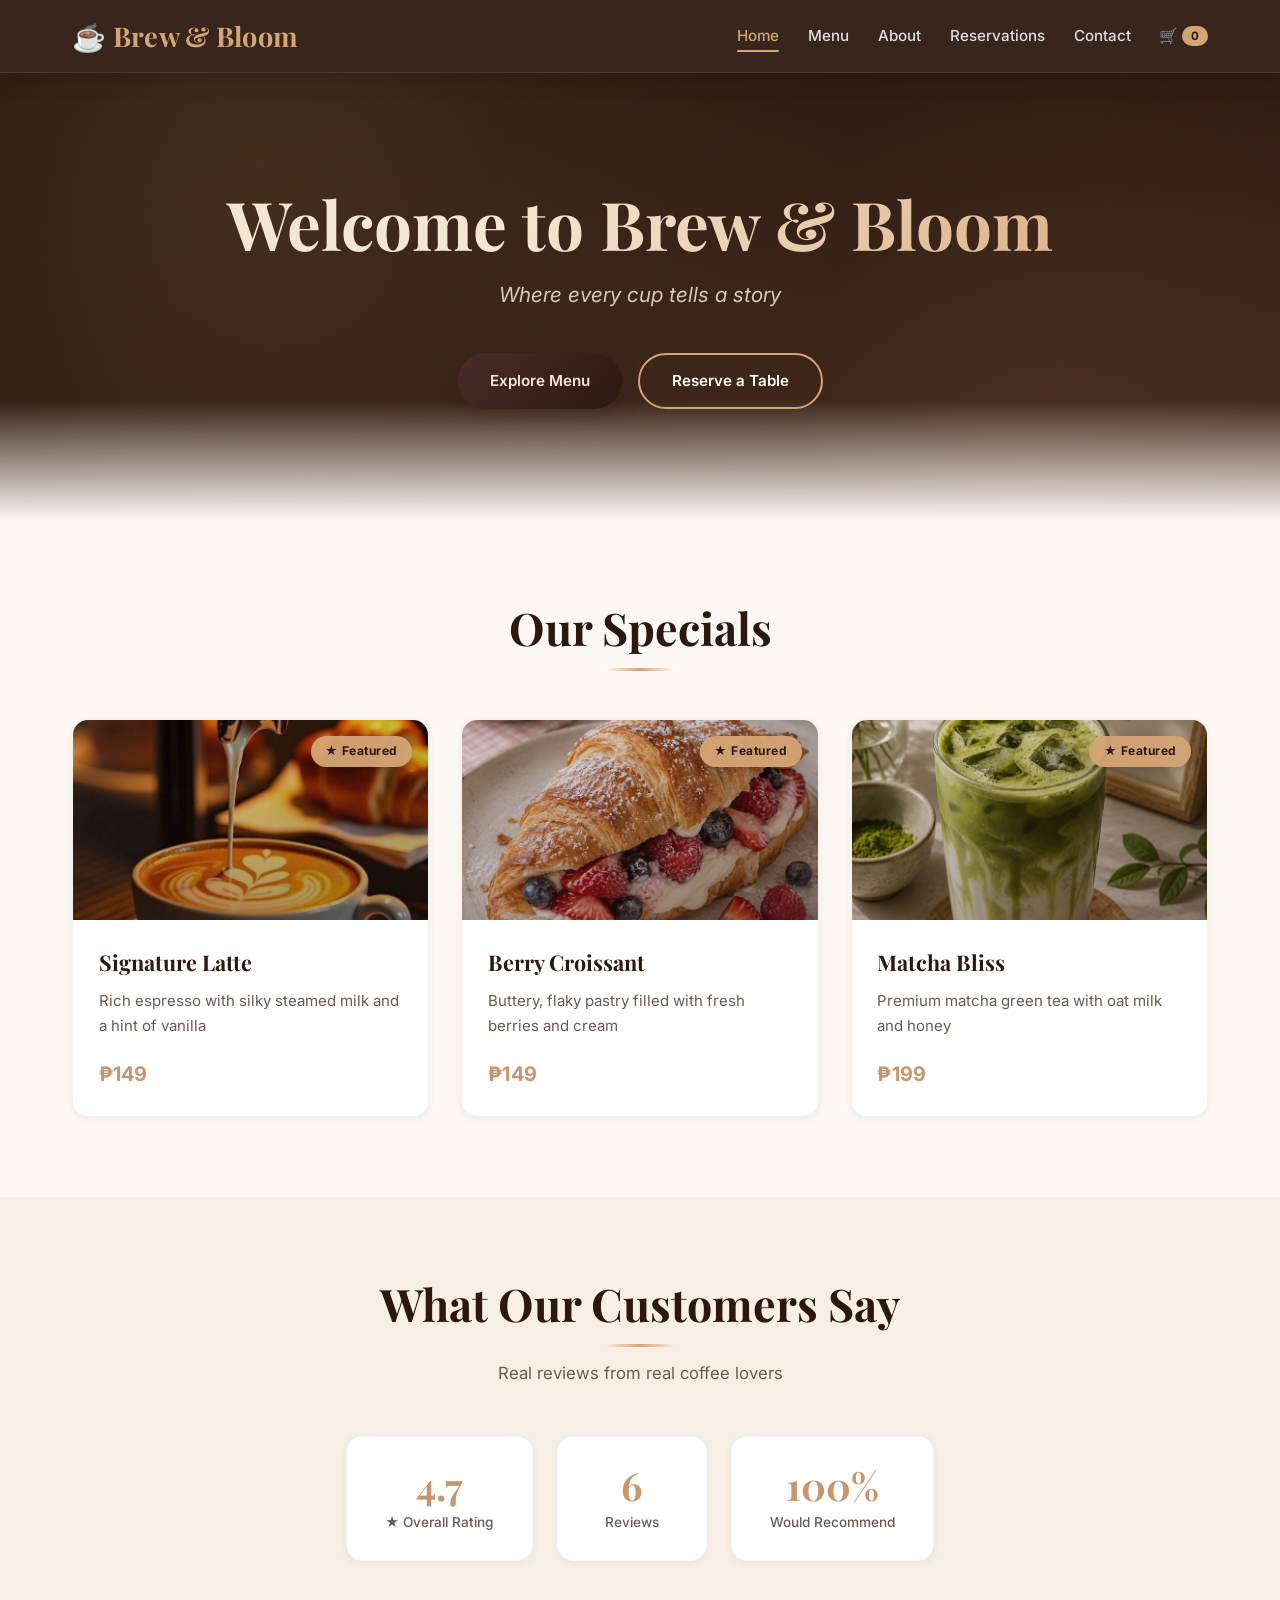
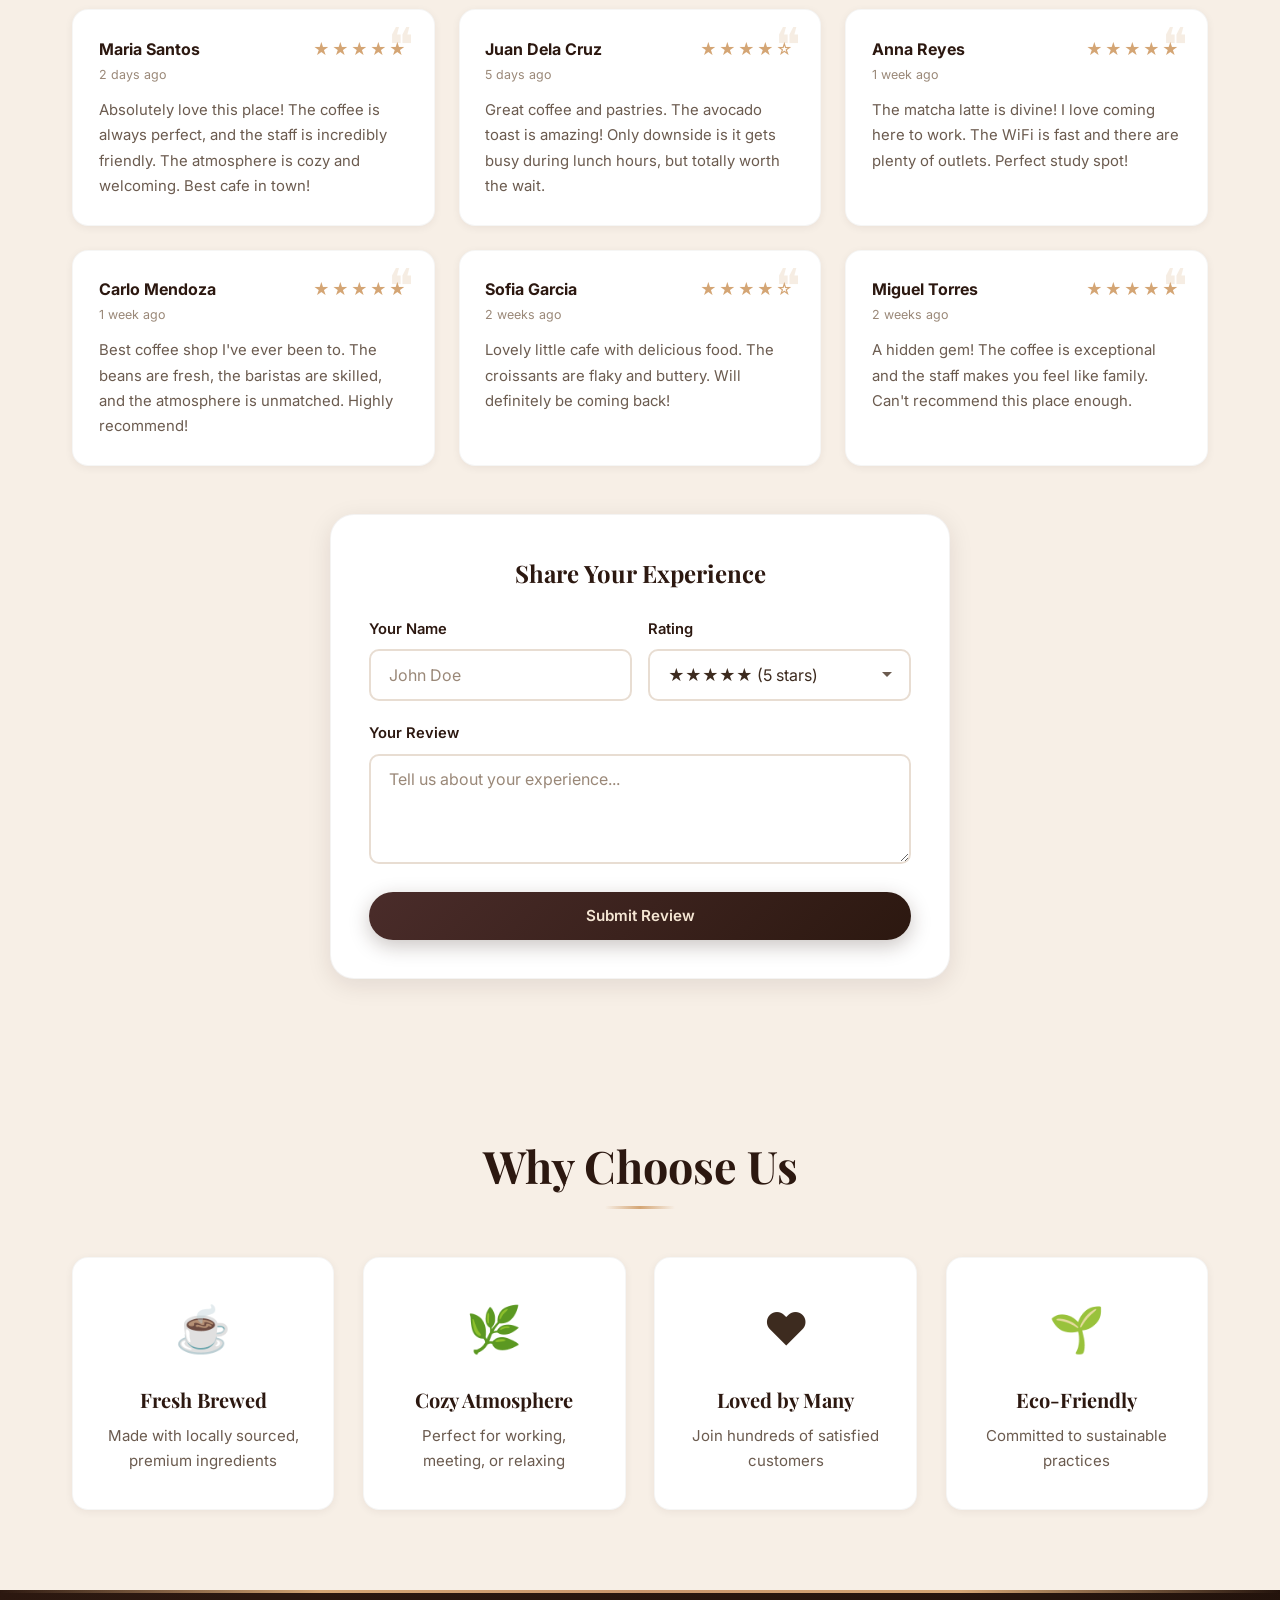
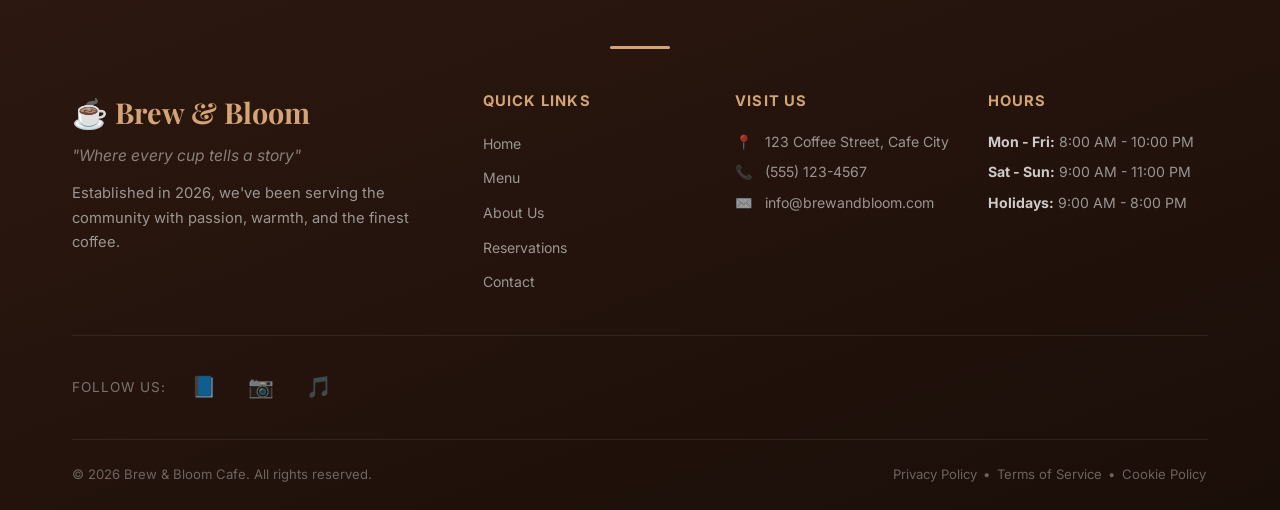
<file: index.html>
<!DOCTYPE html>
<html lang="en">

<head>
    <meta charset="UTF-8">
    <meta name="viewport" content="width=device-width, initial-scale=1.0">
    <title>Brew & Bloom Cafe</title>
    <link rel="stylesheet" href="reiina.css">
    <link
        href="https://fonts.googleapis.com/css2?family=Playfair+Display:wght@400;700&family=Inter:wght@300;400;600&display=swap"
        rel="stylesheet">
</head>

<body>

    <!-- ===== Navigation ===== -->
    <nav class="navbar">
        <div class="container">
            <div class="logo">
                <h2>☕ Brew & Bloom</h2>
            </div>
            <ul class="nav-links" id="primary-navigation">
                <li><a href="index.html" class="active">Home</a></li>
                <li><a href="menu.html">Menu</a></li>
                <li><a href="about.html">About</a></li>
                <li><a href="reservations.html">Reservations</a></li>
                <li><a href="contact.html">Contact</a></li>
                <li><a href="cart.html" class="cart-link">🛒 <span class="cart-count" id="cartCount">0</span></a></li>
            </ul>
            <button type="button" class="hamburger" aria-label="Toggle navigation menu"
                aria-controls="primary-navigation" aria-expanded="false">
                <span></span>
                <span></span>
                <span></span>
            </button>
        </div>
    </nav>

    <!-- ===== Hero Section ===== -->
    <section class="hero">
        <div class="hero-content">
            <h1>Welcome to Brew &amp; Bloom</h1>
            <p>Where every cup tells a story</p>
            <div class="hero-buttons">
                <a href="menu.html" class="btn btn-primary">Explore Menu</a>
                <a href="reservations.html" class="btn btn-secondary">Reserve a Table</a>
            </div>
        </div>
    </section>

    <!-- ===== Featured Items ===== -->
    <section class="featured">
        <div class="container">
            <h2>Our Specials</h2>
            <div class="featured-grid">
                <div class="featured-card">
                    <div class="featured-image">
                        <img src="Signature Latte.jpg" alt="Signature latte with silky steamed milk and latte art">
                        <span class="featured-badge">★ Featured</span>
                    </div>
                    <div class="featured-info">
                        <h3>Signature Latte</h3>
                        <p>Rich espresso with silky steamed milk and a hint of vanilla</p>
                        <div class="featured-price">₱149</div>
                    </div>
                </div>
                <div class="featured-card">
                    <div class="featured-image">
                        <img src="Creamy Berry Croissant.jpg"
                            alt="Buttery flaky croissant filled with fresh berries and cream">
                        <span class="featured-badge">★ Featured</span>
                    </div>
                    <div class="featured-info">
                        <h3>Berry Croissant</h3>
                        <p>Buttery, flaky pastry filled with fresh berries and cream</p>
                        <div class="featured-price">₱149</div>
                    </div>
                </div>
                <div class="featured-card">
                    <div class="featured-image">
                        <img src="matcha.jpg" alt="Iced matcha latte with oat milk and honey">
                        <span class="featured-badge">★ Featured</span>
                    </div>
                    <div class="featured-info">
                        <h3>Matcha Bliss</h3>
                        <p>Premium matcha green tea with oat milk and honey</p>
                        <div class="featured-price">₱199</div>
                    </div>
                </div>
            </div>
        </div>
    </section>

    <!-- ===== Customer Reviews ===== -->
    <section class="reviews-section">
        <div class="container">
            <h2>What Our Customers Say</h2>
            <p class="reviews-subtitle">Real reviews from real coffee lovers</p>

            <div class="review-stats">
                <div class="stat-item">
                    <span class="stat-number">4.8</span>
                    <span class="stat-label">★ Overall Rating</span>
                </div>
                <div class="stat-item">
                    <span class="stat-number">1,247</span>
                    <span class="stat-label">Reviews</span>
                </div>
                <div class="stat-item">
                    <span class="stat-number">98%</span>
                    <span class="stat-label">Would Recommend</span>
                </div>
            </div>

            <div class="reviews-grid" id="reviewsGrid"></div>

            <div class="add-review">
                <h3>Share Your Experience</h3>
                <form id="reviewForm" class="review-form">
                    <div class="form-row">
                        <div class="form-group">
                            <label for="reviewName">Your Name</label>
                            <input type="text" id="reviewName" placeholder="John Doe" required>
                        </div>
                        <div class="form-group">
                            <label for="reviewRating">Rating</label>
                            <select id="reviewRating" required>
                                <option value="5">★★★★★ (5 stars)</option>
                                <option value="4">★★★★☆ (4 stars)</option>
                                <option value="3">★★★☆☆ (3 stars)</option>
                                <option value="2">★★☆☆☆ (2 stars)</option>
                                <option value="1">★☆☆☆☆ (1 star)</option>
                            </select>
                        </div>
                    </div>
                    <div class="form-group">
                        <label for="reviewText">Your Review</label>
                        <textarea id="reviewText" rows="3" placeholder="Tell us about your experience..."
                            required></textarea>
                    </div>
                    <button type="submit" class="btn btn-primary">Submit Review</button>
                </form>
            </div>
        </div>
    </section>

    <!-- ===== Why Choose Us ===== -->
    <section class="why-us">
        <div class="container">
            <h2>Why Choose Us</h2>
            <div class="features-grid">
                <div class="feature">
                    <div class="feature-icon">☕</div>
                    <h3>Fresh Brewed</h3>
                    <p>Made with locally sourced, premium ingredients</p>
                </div>
                <div class="feature">
                    <div class="feature-icon">🌿</div>
                    <h3>Cozy Atmosphere</h3>
                    <p>Perfect for working, meeting, or relaxing</p>
                </div>
                <div class="feature">
                    <div class="feature-icon">❤️</div>
                    <h3>Loved by Many</h3>
                    <p>Join hundreds of satisfied customers</p>
                </div>
                <div class="feature">
                    <div class="feature-icon">🌱</div>
                    <h3>Eco-Friendly</h3>
                    <p>Committed to sustainable practices</p>
                </div>
            </div>
        </div>
    </section>

    <!-- ===== CLASSIC FOOTER ===== -->
    <footer class="classic-footer">
        <div class="footer-divider"></div>
        <div class="container">
            <div class="footer-top">
                <div class="footer-brand">
                    <h3>☕ Brew &amp; Bloom</h3>
                    <p class="tagline">"Where every cup tells a story"</p>
                    <p class="description">Established in 2026, we've been serving the community with passion, warmth,
                        and the finest coffee.</p>
                </div>

                <div class="footer-links">
                    <div class="footer-column">
                        <h4>Quick Links</h4>
                        <ul>
                            <li><a href="index.html">Home</a></li>
                            <li><a href="menu.html">Menu</a></li>
                            <li><a href="about.html">About Us</a></li>
                            <li><a href="reservations.html">Reservations</a></li>
                            <li><a href="contact.html">Contact</a></li>
                        </ul>
                    </div>

                    <div class="footer-column">
                        <h4>Visit Us</h4>
                        <ul>
                            <li><span class="icon">📍</span> 123 Coffee Street, Cafe City</li>
                            <li><span class="icon">📞</span> (555) 123-4567</li>
                            <li><span class="icon">✉️</span> info@brewandbloom.com</li>
                        </ul>
                    </div>

                    <div class="footer-column">
                        <h4>Hours</h4>
                        <ul>
                            <li><strong>Mon - Fri:</strong> 8:00 AM - 10:00 PM</li>
                            <li><strong>Sat - Sun:</strong> 9:00 AM - 11:00 PM</li>
                            <li><strong>Holidays:</strong> 9:00 AM - 8:00 PM</li>
                        </ul>
                    </div>
                </div>
            </div>

            <div class="footer-social">
                <span>Follow us:</span>
                <a href="https://www.facebook.com/alcantara.asiaa" aria-label="Facebook">📘</a>
                <a href="https://www.instagram.com/nglcbrgd_/" aria-label="Instagram">📷</a>
                <a href="https://www.tiktok.com/@jst.rnm?lang=en" aria-label="TikTok">🎵</a>
            </div>

            <div class="footer-bottom">
                <div class="footer-bottom-content">
                    <p>&copy; 2026 Brew &amp; Bloom Cafe. All rights reserved.</p>
                    <p class="footer-legal">
                        <a href="#">Privacy Policy</a> •
                        <a href="#">Terms of Service</a> •
                        <a href="#">Cookie Policy</a>
                    </p>
                </div>
            </div>
        </div>
    </footer>

    <script src="MAIN.JS"></script>
</body>

</html>
</file>
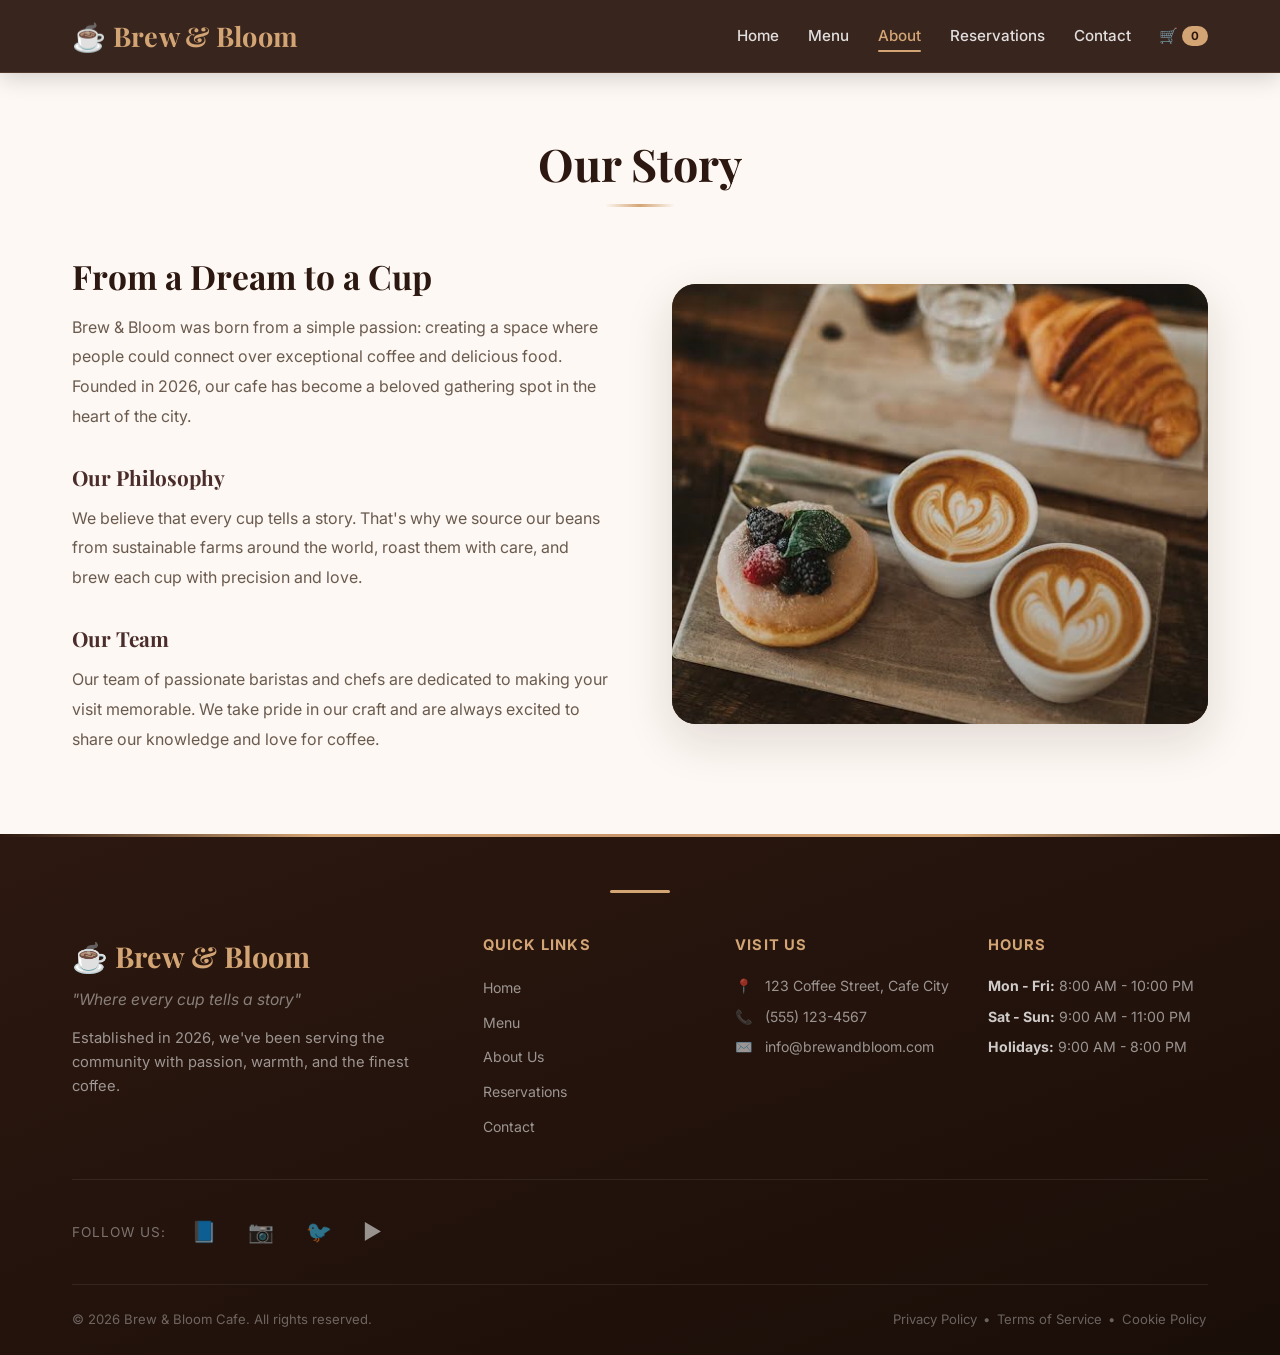
<file: about.html>
<!DOCTYPE html>
<html lang="en">
<head>
    <meta charset="UTF-8">
    <meta name="viewport" content="width=device-width, initial-scale=1.0">
    <title>About - Brew & Bloom</title>
    <link rel="stylesheet" href="reiina.css">
    <link href="https://fonts.googleapis.com/css2?family=Playfair+Display:wght@400;700&family=Inter:wght@300;400;600&display=swap" rel="stylesheet">
</head>
<body>

    <nav class="navbar">
        <div class="container">
            <div class="logo">
                <h2>☕ Brew &amp; Bloom</h2>
            </div>
            <ul class="nav-links" id="primary-navigation">
                <li><a href="index.html">Home</a></li>
                <li><a href="menu.html">Menu</a></li>
                <li><a href="about.html" class="active">About</a></li>
                <li><a href="reservations.html">Reservations</a></li>
                <li><a href="contact.html">Contact</a></li>
                <li><a href="cart.html" class="cart-link">🛒 <span class="cart-count" id="cartCount">0</span></a></li>
            </ul>
            <button type="button" class="hamburger" aria-label="Toggle navigation menu"
                aria-controls="primary-navigation" aria-expanded="false">
                <span></span>
                <span></span>
                <span></span>
            </button>
        </div>
    </nav>

    <section class="about-page">
        <div class="container">
            <h1>Our Story</h1>

            <div class="about-grid">
                <div class="about-text">
                    <h2>From a Dream to a Cup</h2>
                    <p>Brew &amp; Bloom was born from a simple passion: creating a space where people could connect over exceptional coffee and delicious food. Founded in 2026, our cafe has become a beloved gathering spot in the heart of the city.</p>

                    <h3>Our Philosophy</h3>
                    <p>We believe that every cup tells a story. That's why we source our beans from sustainable farms around the world, roast them with care, and brew each cup with precision and love.</p>

                    <h3>Our Team</h3>
                    <p>Our team of passionate baristas and chefs are dedicated to making your visit memorable. We take pride in our craft and are always excited to share our knowledge and love for coffee.</p>
                </div>
                <div class="about-image">
                    <div class="image-placeholder">
                        <img src="coffe.jpg" alt="Cozy Brew & Bloom cafe storefront glowing at dusk">
                    </div>
                </div>
            </div>
        </div>
    </section>

    <!-- ===== CLASSIC FOOTER ===== -->
    <footer class="classic-footer">
        <div class="footer-divider"></div>
        <div class="container">
            <div class="footer-top">
                <div class="footer-brand">
                    <h3>☕ Brew &amp; Bloom</h3>
                    <p class="tagline">"Where every cup tells a story"</p>
                    <p class="description">Established in 2026, we've been serving the community with passion, warmth, and the finest coffee.</p>
                </div>

                <div class="footer-links">
                    <div class="footer-column">
                        <h4>Quick Links</h4>
                        <ul>
                            <li><a href="index.html">Home</a></li>
                            <li><a href="menu.html">Menu</a></li>
                            <li><a href="about.html">About Us</a></li>
                            <li><a href="reservations.html">Reservations</a></li>
                            <li><a href="contact.html">Contact</a></li>
                        </ul>
                    </div>

                    <div class="footer-column">
                        <h4>Visit Us</h4>
                        <ul>
                            <li><span class="icon">📍</span> 123 Coffee Street, Cafe City</li>
                            <li><span class="icon">📞</span> (555) 123-4567</li>
                            <li><span class="icon">✉️</span> info@brewandbloom.com</li>
                        </ul>
                    </div>

                    <div class="footer-column">
                        <h4>Hours</h4>
                        <ul>
                            <li><strong>Mon - Fri:</strong> 8:00 AM - 10:00 PM</li>
                            <li><strong>Sat - Sun:</strong> 9:00 AM - 11:00 PM</li>
                            <li><strong>Holidays:</strong> 9:00 AM - 8:00 PM</li>
                        </ul>
                    </div>
                </div>
            </div>

            <div class="footer-social">
                <span>Follow us:</span>
                <a href="#" aria-label="Facebook">📘</a>
                <a href="#" aria-label="Instagram">📷</a>
                <a href="#" aria-label="Twitter">🐦</a>
                <a href="#" aria-label="YouTube">▶️</a>
            </div>

            <div class="footer-bottom">
                <div class="footer-bottom-content">
                    <p>&copy; 2026 Brew &amp; Bloom Cafe. All rights reserved.</p>
                    <p class="footer-legal">
                        <a href="#">Privacy Policy</a> •
                        <a href="#">Terms of Service</a> •
                        <a href="#">Cookie Policy</a>
                    </p>
                </div>
            </div>
        </div>
    </footer>

    <script src="MAIN.JS"></script>
</body>
</html>
</file>
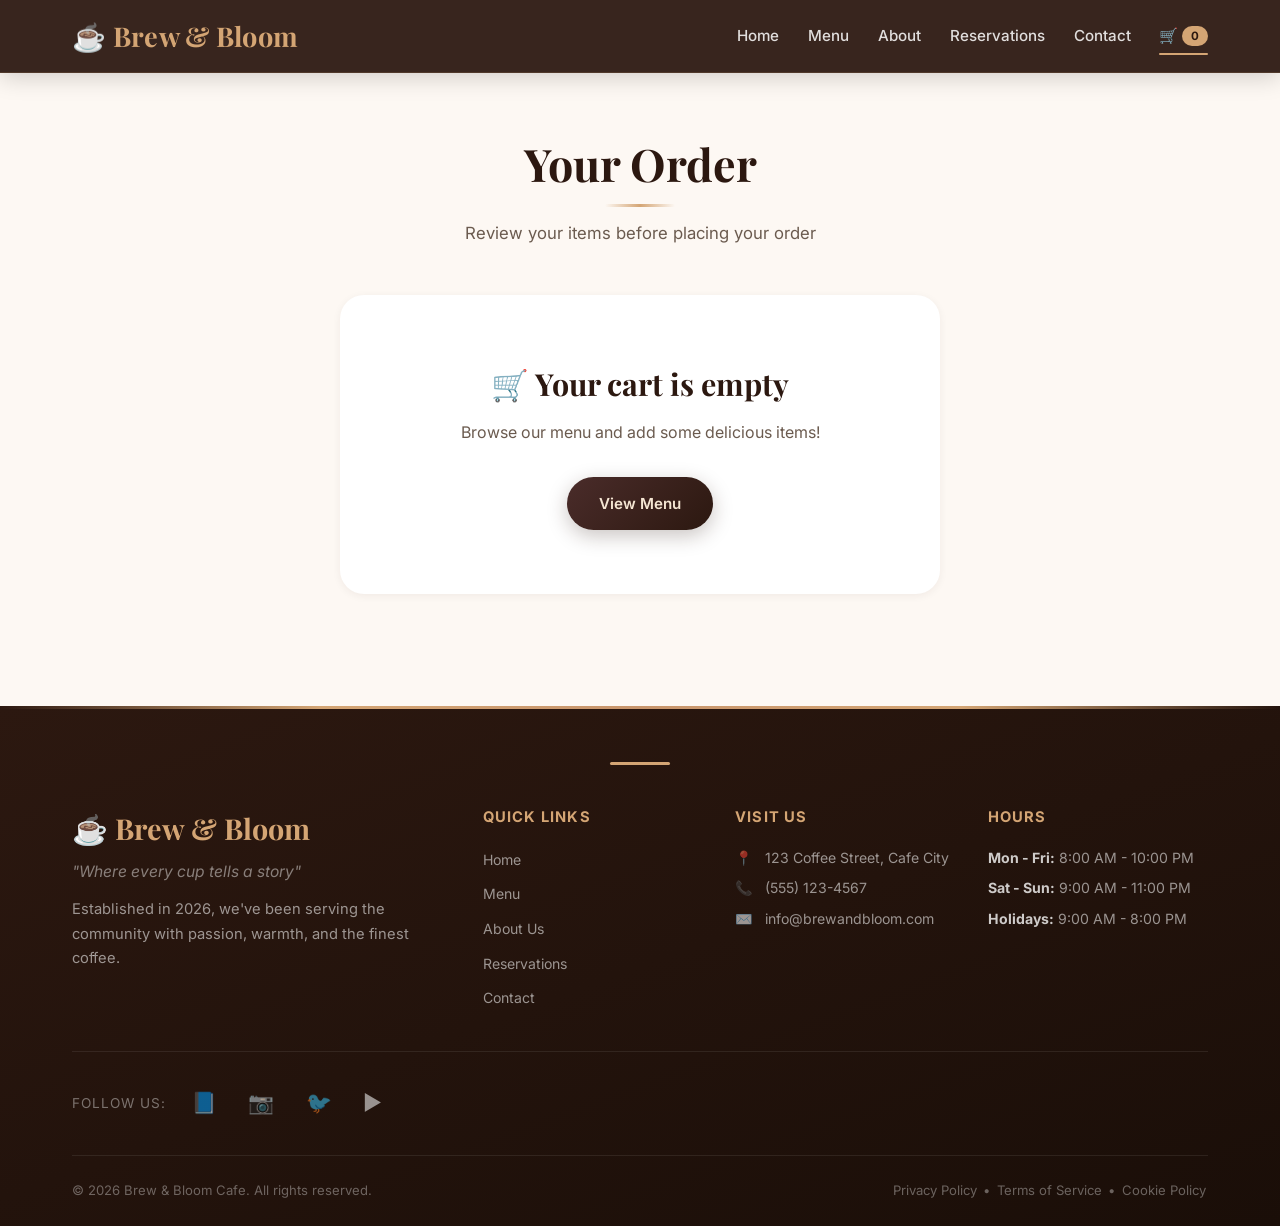
<file: cart.html>
<!DOCTYPE html>
<html lang="en">

<head>
    <meta charset="UTF-8">
    <meta name="viewport" content="width=device-width, initial-scale=1.0">
    <title>Your Cart - Brew & Bloom</title>
    <link rel="stylesheet" href="reiina.css">
    <link href="https://fonts.googleapis.com/css2?family=Playfair+Display:wght@400;700&family=Inter:wght@300;400;600&display=swap" rel="stylesheet">
</head>

<body>

    <nav class="navbar">
        <div class="container">
            <div class="logo">
                <h2>☕ Brew &amp; Bloom</h2>
            </div>
            <ul class="nav-links" id="primary-navigation">
                <li><a href="index.html">Home</a></li>
                <li><a href="menu.html">Menu</a></li>
                <li><a href="about.html">About</a></li>
                <li><a href="reservations.html">Reservations</a></li>
                <li><a href="contact.html">Contact</a></li>
                <li><a href="cart.html" class="active cart-link">🛒 <span class="cart-count" id="cartCount">0</span></a></li>
            </ul>
            <button type="button" class="hamburger" aria-label="Toggle navigation menu"
                aria-controls="primary-navigation" aria-expanded="false">
                <span></span>
                <span></span>
                <span></span>
            </button>
        </div>
    </nav>

    <section class="cart-page">
        <div class="container">
            <h1>Your Order</h1>
            <p class="subtitle">Review your items before placing your order</p>

            <div id="cartContainer">
                <div id="cartItems"></div>
                <div id="cartSummary"></div>
            </div>
        </div>
    </section>

    <!-- ===== CLASSIC FOOTER ===== -->
    <footer class="classic-footer">
        <div class="footer-divider"></div>
        <div class="container">
            <div class="footer-top">
                <div class="footer-brand">
                    <h3>☕ Brew &amp; Bloom</h3>
                    <p class="tagline">"Where every cup tells a story"</p>
                    <p class="description">Established in 2026, we've been serving the community with passion, warmth, and the finest coffee.</p>
                </div>

                <div class="footer-links">
                    <div class="footer-column">
                        <h4>Quick Links</h4>
                        <ul>
                            <li><a href="index.html">Home</a></li>
                            <li><a href="menu.html">Menu</a></li>
                            <li><a href="about.html">About Us</a></li>
                            <li><a href="reservations.html">Reservations</a></li>
                            <li><a href="contact.html">Contact</a></li>
                        </ul>
                    </div>

                    <div class="footer-column">
                        <h4>Visit Us</h4>
                        <ul>
                            <li><span class="icon">📍</span> 123 Coffee Street, Cafe City</li>
                            <li><span class="icon">📞</span> (555) 123-4567</li>
                            <li><span class="icon">✉️</span> info@brewandbloom.com</li>
                        </ul>
                    </div>

                    <div class="footer-column">
                        <h4>Hours</h4>
                        <ul>
                            <li><strong>Mon - Fri:</strong> 8:00 AM - 10:00 PM</li>
                            <li><strong>Sat - Sun:</strong> 9:00 AM - 11:00 PM</li>
                            <li><strong>Holidays:</strong> 9:00 AM - 8:00 PM</li>
                        </ul>
                    </div>
                </div>
            </div>

            <div class="footer-social">
                <span>Follow us:</span>
                <a href="#" aria-label="Facebook">📘</a>
                <a href="#" aria-label="Instagram">📷</a>
                <a href="#" aria-label="Twitter">🐦</a>
                <a href="#" aria-label="YouTube">▶️</a>
            </div>

            <div class="footer-bottom">
                <div class="footer-bottom-content">
                    <p>&copy; 2026 Brew &amp; Bloom Cafe. All rights reserved.</p>
                    <p class="footer-legal">
                        <a href="#">Privacy Policy</a> •
                        <a href="#">Terms of Service</a> •
                        <a href="#">Cookie Policy</a>
                    </p>
                </div>
            </div>
        </div>
    </footer>

    <script src="MAIN.JS"></script>
</body>

</html>
</file>
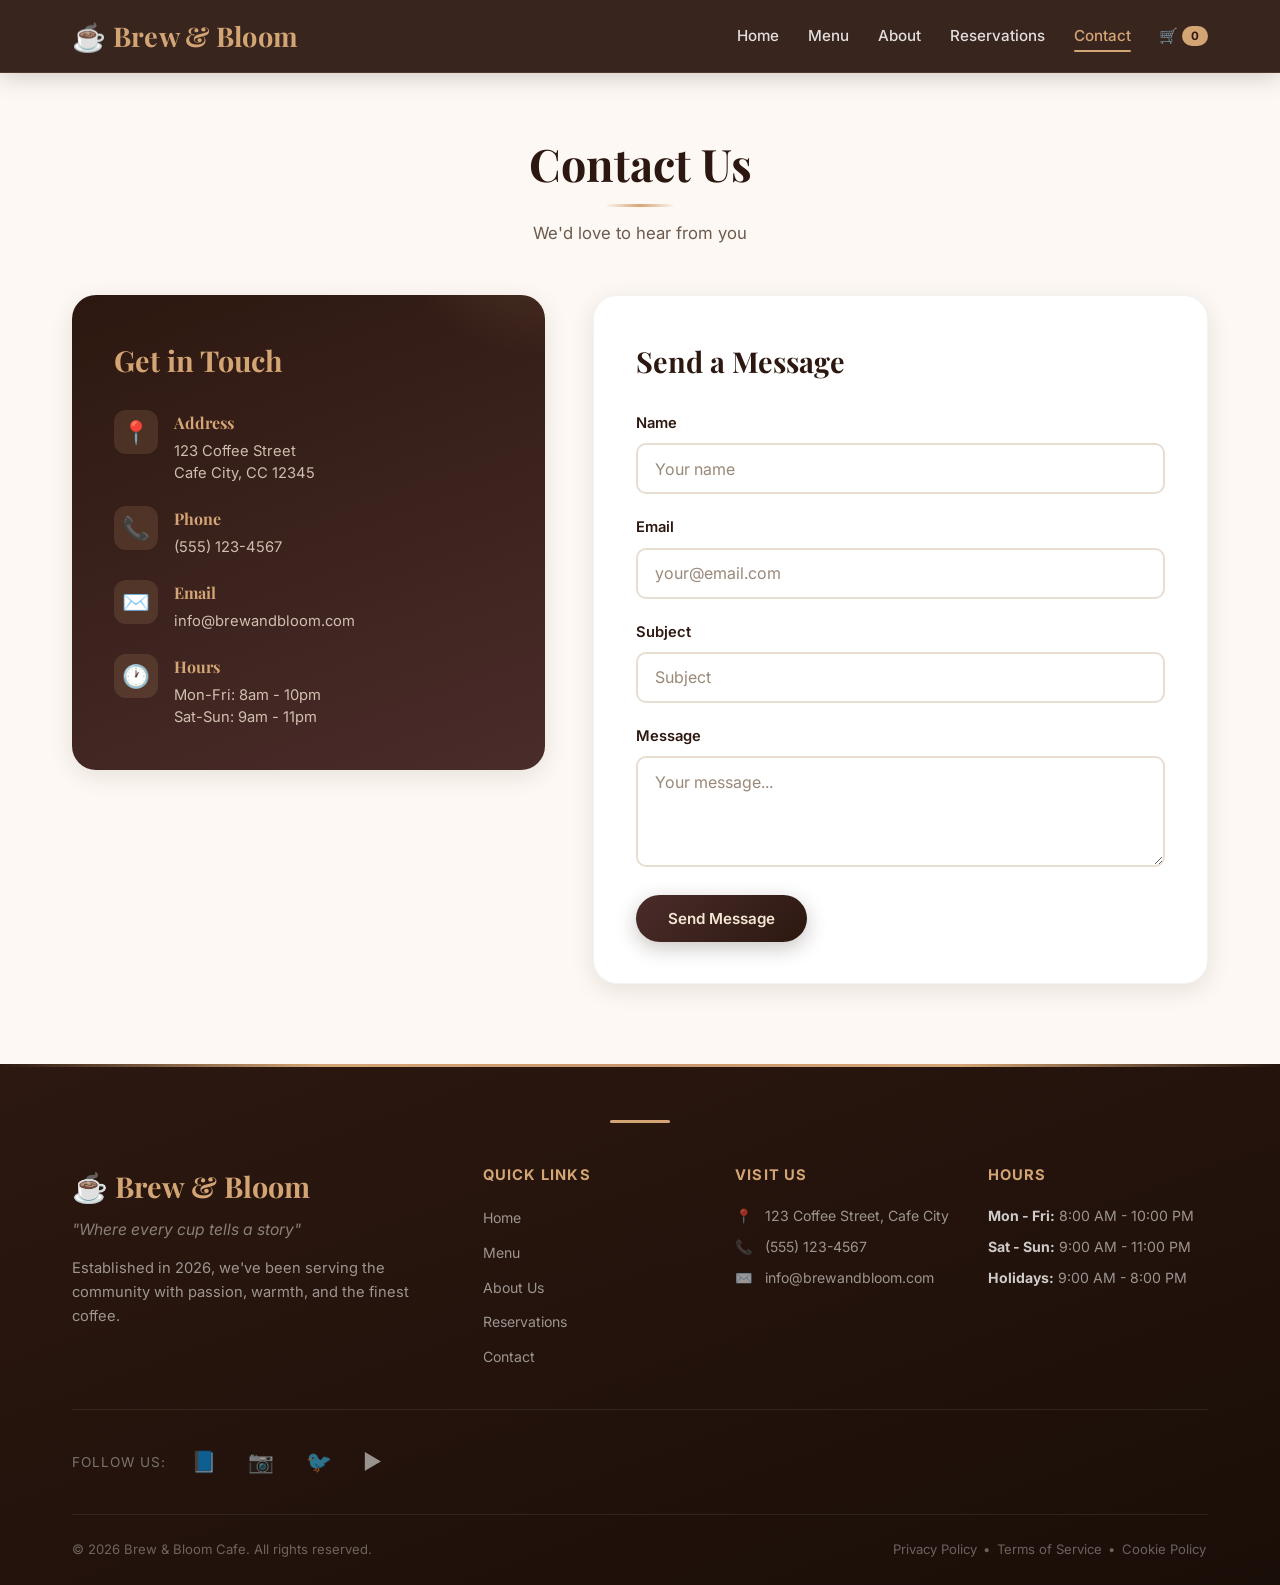
<file: contact.html>
<!DOCTYPE html>
<html lang="en">
<head>
    <meta charset="UTF-8">
    <meta name="viewport" content="width=device-width, initial-scale=1.0">
    <title>Contact - Brew & Bloom</title>
    <link rel="stylesheet" href="reiina.css">
    <link href="https://fonts.googleapis.com/css2?family=Playfair+Display:wght@400;700&family=Inter:wght@300;400;600&display=swap" rel="stylesheet">
</head>
<body>

    <nav class="navbar">
        <div class="container">
            <div class="logo">
                <h2>☕ Brew &amp; Bloom</h2>
            </div>
            <ul class="nav-links" id="primary-navigation">
                <li><a href="index.html">Home</a></li>
                <li><a href="menu.html">Menu</a></li>
                <li><a href="about.html">About</a></li>
                <li><a href="reservations.html">Reservations</a></li>
                <li><a href="contact.html" class="active">Contact</a></li>
                <li><a href="cart.html" class="cart-link">🛒 <span class="cart-count" id="cartCount">0</span></a></li>
            </ul>
            <button type="button" class="hamburger" aria-label="Toggle navigation menu"
                aria-controls="primary-navigation" aria-expanded="false">
                <span></span>
                <span></span>
                <span></span>
            </button>
        </div>
    </nav>

    <section class="contact-page">
        <div class="container">
            <h1>Contact Us</h1>
            <p class="subtitle">We'd love to hear from you</p>

            <div class="contact-grid">
                <div class="contact-info">
                    <h2>Get in Touch</h2>
                    <div class="contact-details">
                        <div class="contact-item">
                            <span class="contact-icon">📍</span>
                            <div>
                                <h4>Address</h4>
                                <p>123 Coffee Street<br>Cafe City, CC 12345</p>
                            </div>
                        </div>
                        <div class="contact-item">
                            <span class="contact-icon">📞</span>
                            <div>
                                <h4>Phone</h4>
                                <p>(555) 123-4567</p>
                            </div>
                        </div>
                        <div class="contact-item">
                            <span class="contact-icon">✉️</span>
                            <div>
                                <h4>Email</h4>
                                <p>info@brewandbloom.com</p>
                            </div>
                        </div>
                        <div class="contact-item">
                            <span class="contact-icon">🕐</span>
                            <div>
                                <h4>Hours</h4>
                                <p>Mon-Fri: 8am - 10pm<br>Sat-Sun: 9am - 11pm</p>
                            </div>
                        </div>
                    </div>
                </div>

                <div class="contact-form">
                    <h2>Send a Message</h2>
                    <form>
                        <div class="form-group">
                            <label for="name">Name</label>
                            <input type="text" id="name" name="name" required placeholder="Your name">
                        </div>
                        <div class="form-group">
                            <label for="email">Email</label>
                            <input type="email" id="email" name="email" required placeholder="your@email.com">
                        </div>
                        <div class="form-group">
                            <label for="subject">Subject</label>
                            <input type="text" id="subject" name="subject" placeholder="Subject">
                        </div>
                        <div class="form-group">
                            <label for="message">Message</label>
                            <textarea id="message" name="message" rows="4" placeholder="Your message..."></textarea>
                        </div>
                        <button type="submit" class="btn btn-primary">Send Message</button>
                    </form>
                </div>
            </div>
        </div>
    </section>

    <!-- ===== CLASSIC FOOTER ===== -->
    <footer class="classic-footer">
        <div class="footer-divider"></div>
        <div class="container">
            <div class="footer-top">
                <div class="footer-brand">
                    <h3>☕ Brew &amp; Bloom</h3>
                    <p class="tagline">"Where every cup tells a story"</p>
                    <p class="description">Established in 2026, we've been serving the community with passion, warmth, and the finest coffee.</p>
                </div>

                <div class="footer-links">
                    <div class="footer-column">
                        <h4>Quick Links</h4>
                        <ul>
                            <li><a href="index.html">Home</a></li>
                            <li><a href="menu.html">Menu</a></li>
                            <li><a href="about.html">About Us</a></li>
                            <li><a href="reservations.html">Reservations</a></li>
                            <li><a href="contact.html">Contact</a></li>
                        </ul>
                    </div>

                    <div class="footer-column">
                        <h4>Visit Us</h4>
                        <ul>
                            <li><span class="icon">📍</span> 123 Coffee Street, Cafe City</li>
                            <li><span class="icon">📞</span> (555) 123-4567</li>
                            <li><span class="icon">✉️</span> info@brewandbloom.com</li>
                        </ul>
                    </div>

                    <div class="footer-column">
                        <h4>Hours</h4>
                        <ul>
                            <li><strong>Mon - Fri:</strong> 8:00 AM - 10:00 PM</li>
                            <li><strong>Sat - Sun:</strong> 9:00 AM - 11:00 PM</li>
                            <li><strong>Holidays:</strong> 9:00 AM - 8:00 PM</li>
                        </ul>
                    </div>
                </div>
            </div>

            <div class="footer-social">
                <span>Follow us:</span>
                <a href="#" aria-label="Facebook">📘</a>
                <a href="#" aria-label="Instagram">📷</a>
                <a href="#" aria-label="Twitter">🐦</a>
                <a href="#" aria-label="YouTube">▶️</a>
            </div>

            <div class="footer-bottom">
                <div class="footer-bottom-content">
                    <p>&copy; 2026 Brew &amp; Bloom Cafe. All rights reserved.</p>
                    <p class="footer-legal">
                        <a href="#">Privacy Policy</a> •
                        <a href="#">Terms of Service</a> •
                        <a href="#">Cookie Policy</a>
                    </p>
                </div>
            </div>
        </div>
    </footer>

    <script src="MAIN.JS"></script>
</body>
</html>
</file>
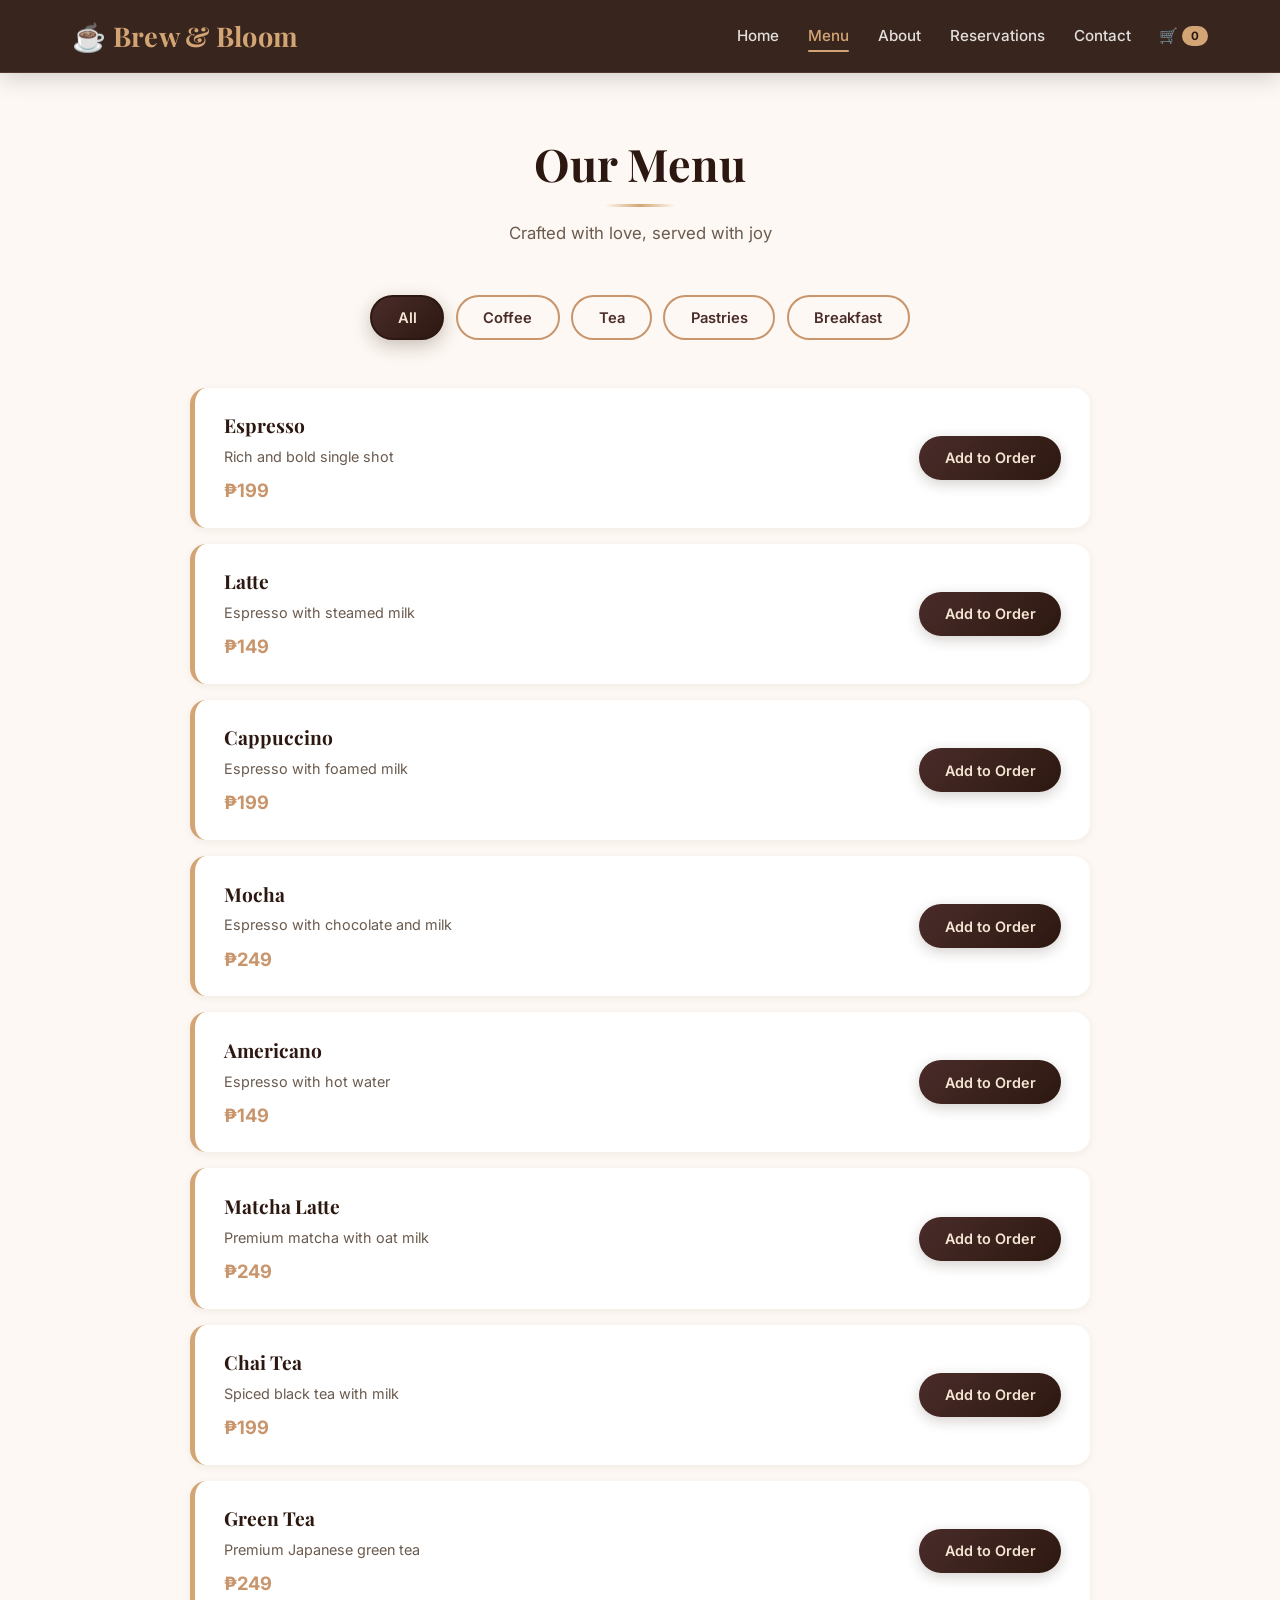
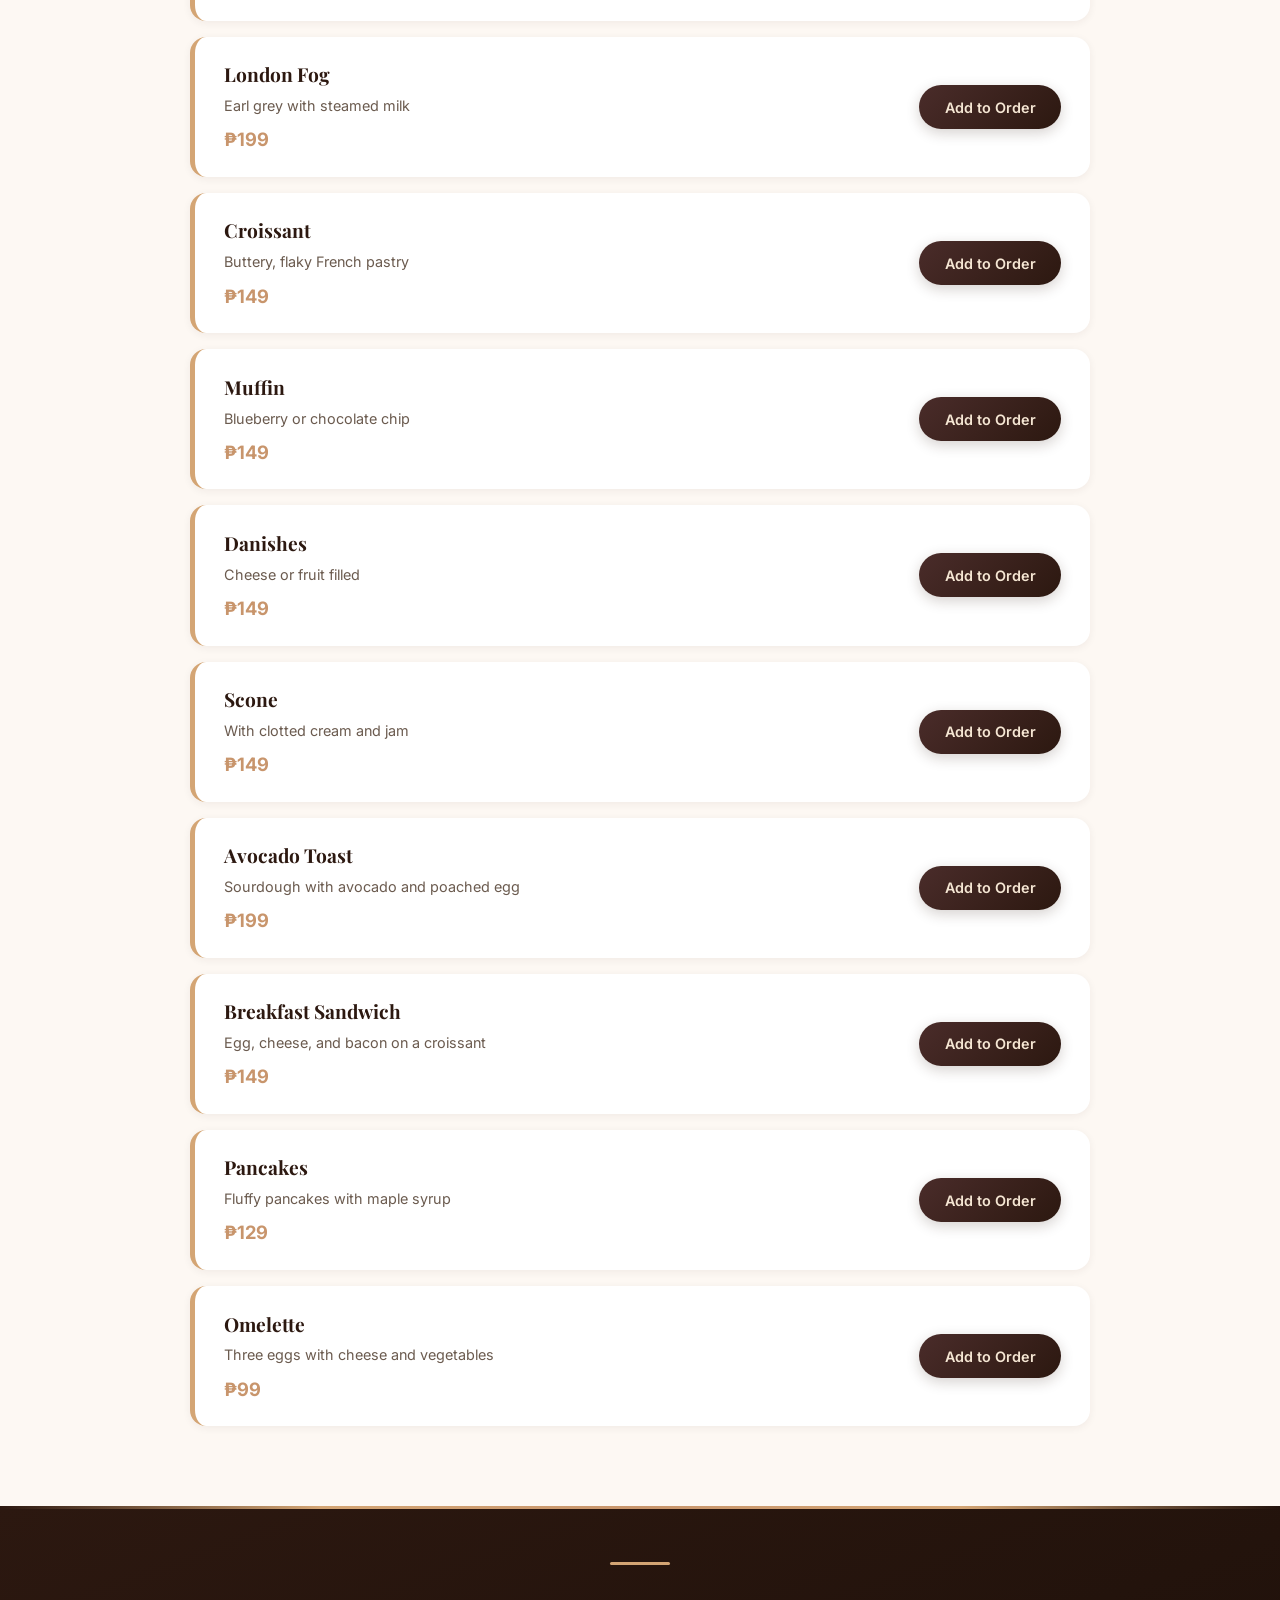
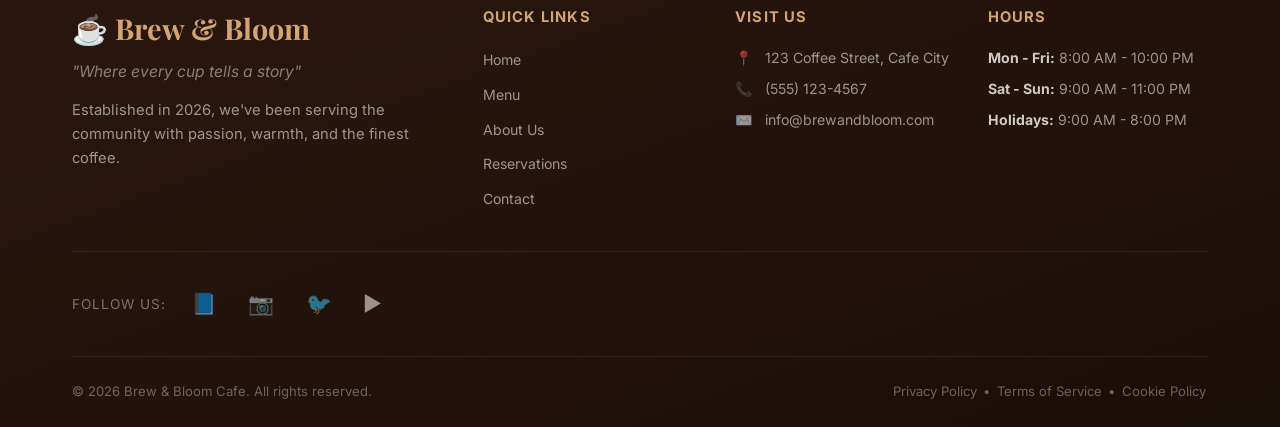
<file: menu.html>
<!DOCTYPE html>
<html lang="en">

<head>
    <meta charset="UTF-8">
    <meta name="viewport" content="width=device-width, initial-scale=1.0">
    <title>Menu - Brew & Bloom</title>
    <link rel="stylesheet" href="reiina.css">
    <link href="https://fonts.googleapis.com/css2?family=Playfair+Display:wght@400;700&family=Inter:wght@300;400;600&display=swap" rel="stylesheet">
</head>

<body>

    <nav class="navbar">
        <div class="container">
            <div class="logo">
                <h2>☕ Brew &amp; Bloom</h2>
            </div>
            <ul class="nav-links" id="primary-navigation">
                <li><a href="index.html">Home</a></li>
                <li><a href="menu.html" class="active">Menu</a></li>
                <li><a href="about.html">About</a></li>
                <li><a href="reservations.html">Reservations</a></li>
                <li><a href="contact.html">Contact</a></li>
                <li><a href="cart.html" class="cart-link">🛒 <span class="cart-count" id="cartCount">0</span></a></li>
            </ul>
            <button type="button" class="hamburger" aria-label="Toggle navigation menu"
                aria-controls="primary-navigation" aria-expanded="false">
                <span></span>
                <span></span>
                <span></span>
            </button>
        </div>
    </nav>

    <section class="menu-page">
        <div class="container">
            <h1>Our Menu</h1>
            <p class="subtitle">Crafted with love, served with joy</p>

            <div class="category-nav">
                <button class="category-btn active" data-category="all">All</button>
                <button class="category-btn" data-category="coffee">Coffee</button>
                <button class="category-btn" data-category="tea">Tea</button>
                <button class="category-btn" data-category="pastry">Pastries</button>
                <button class="category-btn" data-category="breakfast">Breakfast</button>
            </div>

            <div class="menu-items" id="menuItems">
                <!-- Coffee Items -->
                <div class="menu-item" data-category="coffee">
                    <div class="menu-item-info">
                        <h3>Espresso</h3>
                        <p>Rich and bold single shot</p>
                        <span class="price">₱199</span>
                    </div>
                    <button class="btn-add" onclick="addToCart('Espresso', 199)">Add to Order</button>
                </div>

                <div class="menu-item" data-category="coffee">
                    <div class="menu-item-info">
                        <h3>Latte</h3>
                        <p>Espresso with steamed milk</p>
                        <span class="price">₱149</span>
                    </div>
                    <button class="btn-add" onclick="addToCart('Latte', 149)">Add to Order</button>
                </div>

                <div class="menu-item" data-category="coffee">
                    <div class="menu-item-info">
                        <h3>Cappuccino</h3>
                        <p>Espresso with foamed milk</p>
                        <span class="price">₱199</span>
                    </div>
                    <button class="btn-add" onclick="addToCart('Cappuccino', 199)">Add to Order</button>
                </div>

                <div class="menu-item" data-category="coffee">
                    <div class="menu-item-info">
                        <h3>Mocha</h3>
                        <p>Espresso with chocolate and milk</p>
                        <span class="price">₱249</span>
                    </div>
                    <button class="btn-add" onclick="addToCart('Mocha', 249)">Add to Order</button>
                </div>

                <div class="menu-item" data-category="coffee">
                    <div class="menu-item-info">
                        <h3>Americano</h3>
                        <p>Espresso with hot water</p>
                        <span class="price">₱149</span>
                    </div>
                    <button class="btn-add" onclick="addToCart('Americano', 149)">Add to Order</button>
                </div>

                <!-- Tea Items -->
                <div class="menu-item" data-category="tea">
                    <div class="menu-item-info">
                        <h3>Matcha Latte</h3>
                        <p>Premium matcha with oat milk</p>
                        <span class="price">₱249</span>
                    </div>
                    <button class="btn-add" onclick="addToCart('Matcha Latte', 249)">Add to Order</button>
                </div>

                <div class="menu-item" data-category="tea">
                    <div class="menu-item-info">
                        <h3>Chai Tea</h3>
                        <p>Spiced black tea with milk</p>
                        <span class="price">₱199</span>
                    </div>
                    <button class="btn-add" onclick="addToCart('Chai Tea', 199)">Add to Order</button>
                </div>

                <div class="menu-item" data-category="tea">
                    <div class="menu-item-info">
                        <h3>Green Tea</h3>
                        <p>Premium Japanese green tea</p>
                        <span class="price">₱249</span>
                    </div>
                    <button class="btn-add" onclick="addToCart('Green Tea', 249)">Add to Order</button>
                </div>

                <div class="menu-item" data-category="tea">
                    <div class="menu-item-info">
                        <h3>London Fog</h3>
                        <p>Earl grey with steamed milk</p>
                        <span class="price">₱199</span>
                    </div>
                    <button class="btn-add" onclick="addToCart('London Fog', 199)">Add to Order</button>
                </div>

                <!-- Pastry Items -->
                <div class="menu-item" data-category="pastry">
                    <div class="menu-item-info">
                        <h3>Croissant</h3>
                        <p>Buttery, flaky French pastry</p>
                        <span class="price">₱149</span>
                    </div>
                    <button class="btn-add" onclick="addToCart('Croissant', 149)">Add to Order</button>
                </div>

                <div class="menu-item" data-category="pastry">
                    <div class="menu-item-info">
                        <h3>Muffin</h3>
                        <p>Blueberry or chocolate chip</p>
                        <span class="price">₱149</span>
                    </div>
                    <button class="btn-add" onclick="addToCart('Muffin', 149)">Add to Order</button>
                </div>

                <div class="menu-item" data-category="pastry">
                    <div class="menu-item-info">
                        <h3>Danishes</h3>
                        <p>Cheese or fruit filled</p>
                        <span class="price">₱149</span>
                    </div>
                    <button class="btn-add" onclick="addToCart('Danishes', 149)">Add to Order</button>
                </div>

                <div class="menu-item" data-category="pastry">
                    <div class="menu-item-info">
                        <h3>Scone</h3>
                        <p>With clotted cream and jam</p>
                        <span class="price">₱149</span>
                    </div>
                    <button class="btn-add" onclick="addToCart('Scone', 149)">Add to Order</button>
                </div>

                <!-- Breakfast Items -->
                <div class="menu-item" data-category="breakfast">
                    <div class="menu-item-info">
                        <h3>Avocado Toast</h3>
                        <p>Sourdough with avocado and poached egg</p>
                        <span class="price">₱199</span>
                    </div>
                    <button class="btn-add" onclick="addToCart('Avocado Toast', 199)">Add to Order</button>
                </div>

                <div class="menu-item" data-category="breakfast">
                    <div class="menu-item-info">
                        <h3>Breakfast Sandwich</h3>
                        <p>Egg, cheese, and bacon on a croissant</p>
                        <span class="price">₱149</span>
                    </div>
                    <button class="btn-add" onclick="addToCart('Breakfast Sandwich', 149)">Add to Order</button>
                </div>

                <div class="menu-item" data-category="breakfast">
                    <div class="menu-item-info">
                        <h3>Pancakes</h3>
                        <p>Fluffy pancakes with maple syrup</p>
                        <span class="price">₱129</span>
                    </div>
                    <button class="btn-add" onclick="addToCart('Pancakes', 129)">Add to Order</button>
                </div>

                <div class="menu-item" data-category="breakfast">
                    <div class="menu-item-info">
                        <h3>Omelette</h3>
                        <p>Three eggs with cheese and vegetables</p>
                        <span class="price">₱99</span>
                    </div>
                    <button class="btn-add" onclick="addToCart('Omelette', 99)">Add to Order</button>
                </div>
            </div>
        </div>
    </section>

    <!-- ===== CLASSIC FOOTER ===== -->
    <footer class="classic-footer">
        <div class="footer-divider"></div>
        <div class="container">
            <div class="footer-top">
                <div class="footer-brand">
                    <h3>☕ Brew &amp; Bloom</h3>
                    <p class="tagline">"Where every cup tells a story"</p>
                    <p class="description">Established in 2026, we've been serving the community with passion, warmth, and the finest coffee.</p>
                </div>

                <div class="footer-links">
                    <div class="footer-column">
                        <h4>Quick Links</h4>
                        <ul>
                            <li><a href="index.html">Home</a></li>
                            <li><a href="menu.html">Menu</a></li>
                            <li><a href="about.html">About Us</a></li>
                            <li><a href="reservations.html">Reservations</a></li>
                            <li><a href="contact.html">Contact</a></li>
                        </ul>
                    </div>

                    <div class="footer-column">
                        <h4>Visit Us</h4>
                        <ul>
                            <li><span class="icon">📍</span> 123 Coffee Street, Cafe City</li>
                            <li><span class="icon">📞</span> (555) 123-4567</li>
                            <li><span class="icon">✉️</span> info@brewandbloom.com</li>
                        </ul>
                    </div>

                    <div class="footer-column">
                        <h4>Hours</h4>
                        <ul>
                            <li><strong>Mon - Fri:</strong> 8:00 AM - 10:00 PM</li>
                            <li><strong>Sat - Sun:</strong> 9:00 AM - 11:00 PM</li>
                            <li><strong>Holidays:</strong> 9:00 AM - 8:00 PM</li>
                        </ul>
                    </div>
                </div>
            </div>

            <div class="footer-social">
                <span>Follow us:</span>
                <a href="#" aria-label="Facebook">📘</a>
                <a href="#" aria-label="Instagram">📷</a>
                <a href="#" aria-label="Twitter">🐦</a>
                <a href="#" aria-label="YouTube">▶️</a>
            </div>

            <div class="footer-bottom">
                <div class="footer-bottom-content">
                    <p>&copy; 2026 Brew &amp; Bloom Cafe. All rights reserved.</p>
                    <p class="footer-legal">
                        <a href="#">Privacy Policy</a> •
                        <a href="#">Terms of Service</a> •
                        <a href="#">Cookie Policy</a>
                    </p>
                </div>
            </div>
        </div>
    </footer>

    <script src="MAIN.JS"></script>
</body>

</html>
</file>
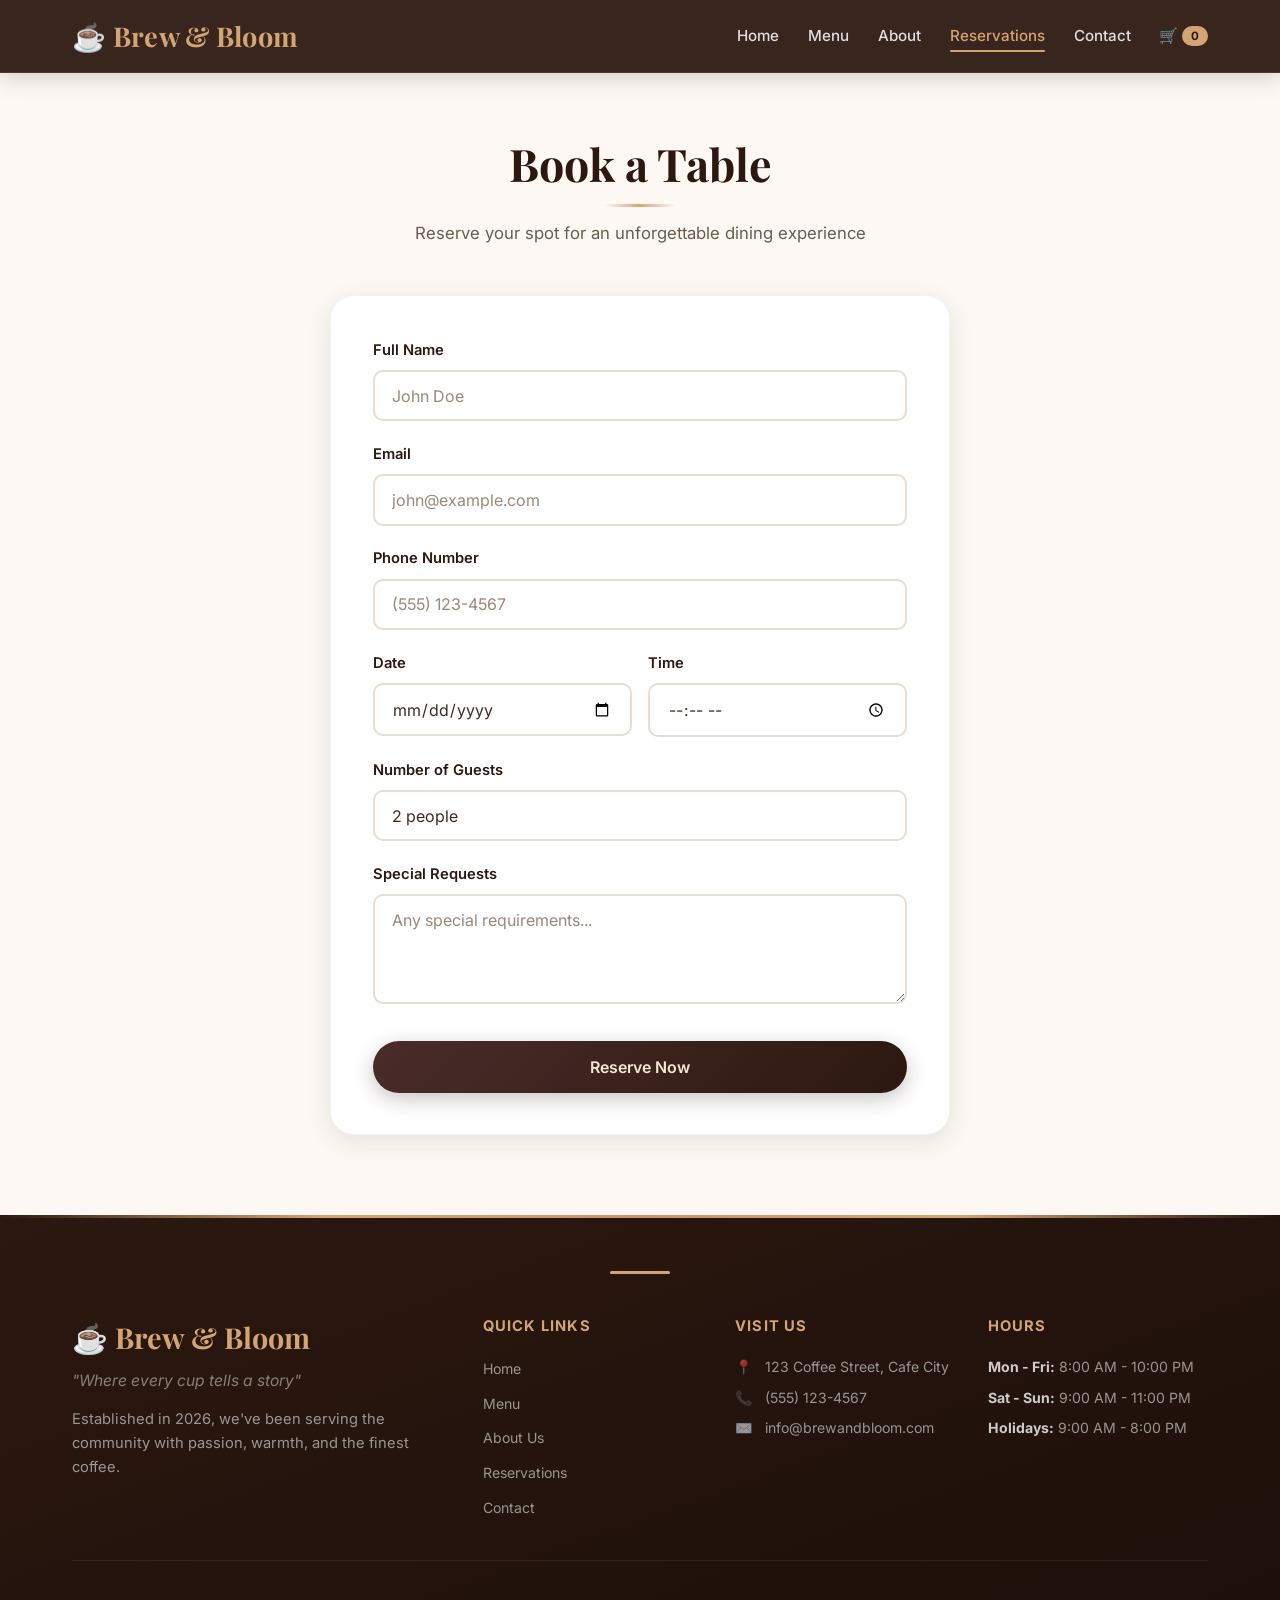
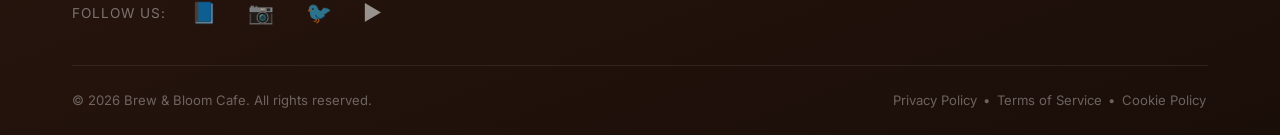
<file: reservations.html>
<!DOCTYPE html>
<html lang="en">

<head>
    <meta charset="UTF-8">
    <meta name="viewport" content="width=device-width, initial-scale=1.0">
    <title>Reservations - Brew & Bloom</title>
    <link rel="stylesheet" href="reiina.css">
    <link href="https://fonts.googleapis.com/css2?family=Playfair+Display:wght@400;700&family=Inter:wght@300;400;600&display=swap" rel="stylesheet">
</head>

<body>

    <nav class="navbar">
        <div class="container">
            <div class="logo">
                <h2>☕ Brew &amp; Bloom</h2>
            </div>
            <ul class="nav-links" id="primary-navigation">
                <li><a href="index.html">Home</a></li>
                <li><a href="menu.html">Menu</a></li>
                <li><a href="about.html">About</a></li>
                <li><a href="reservations.html" class="active">Reservations</a></li>
                <li><a href="contact.html">Contact</a></li>
                <li><a href="cart.html" class="cart-link">🛒 <span class="cart-count" id="cartCount">0</span></a></li>
            </ul>
            <button type="button" class="hamburger" aria-label="Toggle navigation menu"
                aria-controls="primary-navigation" aria-expanded="false">
                <span></span>
                <span></span>
                <span></span>
            </button>
        </div>
    </nav>

    <section class="reservation-page">
        <div class="container">
            <h1>Book a Table</h1>
            <p class="subtitle">Reserve your spot for an unforgettable dining experience</p>

            <form class="reservation-form">
                <div class="form-group">
                    <label for="name">Full Name</label>
                    <input type="text" id="name" name="name" required placeholder="John Doe">
                </div>

                <div class="form-group">
                    <label for="email">Email</label>
                    <input type="email" id="email" name="email" required placeholder="john@example.com">
                </div>

                <div class="form-group">
                    <label for="phone">Phone Number</label>
                    <input type="tel" id="phone" name="phone" required placeholder="(555) 123-4567">
                </div>

                <div class="form-row">
                    <div class="form-group">
                        <label for="date">Date</label>
                        <input type="date" id="date" name="date" required>
                    </div>
                    <div class="form-group">
                        <label for="time">Time</label>
                        <input type="time" id="time" name="time" required>
                    </div>
                </div>

                <div class="form-group">
                    <label for="guests">Number of Guests</label>
                    <select id="guests" name="guests" required>
                        <option value="1">1 person</option>
                        <option value="2" selected>2 people</option>
                        <option value="3">3 people</option>
                        <option value="4">4 people</option>
                        <option value="5">5 people</option>
                        <option value="6">6 people</option>
                        <option value="7">7 people</option>
                        <option value="8">8 people</option>
                    </select>
                </div>

                <div class="form-group">
                    <label for="message">Special Requests</label>
                    <textarea id="message" name="message" rows="3" placeholder="Any special requirements..."></textarea>
                </div>

                <button type="submit" class="btn btn-primary">Reserve Now</button>
            </form>
        </div>
    </section>

    <!-- ===== CLASSIC FOOTER ===== -->
    <footer class="classic-footer">
        <div class="footer-divider"></div>
        <div class="container">
            <div class="footer-top">
                <div class="footer-brand">
                    <h3>☕ Brew &amp; Bloom</h3>
                    <p class="tagline">"Where every cup tells a story"</p>
                    <p class="description">Established in 2026, we've been serving the community with passion, warmth,
                        and the finest coffee.</p>
                </div>

                <div class="footer-links">
                    <div class="footer-column">
                        <h4>Quick Links</h4>
                        <ul>
                            <li><a href="index.html">Home</a></li>
                            <li><a href="menu.html">Menu</a></li>
                            <li><a href="about.html">About Us</a></li>
                            <li><a href="reservations.html">Reservations</a></li>
                            <li><a href="contact.html">Contact</a></li>
                        </ul>
                    </div>

                    <div class="footer-column">
                        <h4>Visit Us</h4>
                        <ul>
                            <li><span class="icon">📍</span> 123 Coffee Street, Cafe City</li>
                            <li><span class="icon">📞</span> (555) 123-4567</li>
                            <li><span class="icon">✉️</span> info@brewandbloom.com</li>
                        </ul>
                    </div>

                    <div class="footer-column">
                        <h4>Hours</h4>
                        <ul>
                            <li><strong>Mon - Fri:</strong> 8:00 AM - 10:00 PM</li>
                            <li><strong>Sat - Sun:</strong> 9:00 AM - 11:00 PM</li>
                            <li><strong>Holidays:</strong> 9:00 AM - 8:00 PM</li>
                        </ul>
                    </div>
                </div>
            </div>

            <div class="footer-social">
                <span>Follow us:</span>
                <a href="#" aria-label="Facebook">📘</a>
                <a href="#" aria-label="Instagram">📷</a>
                <a href="#" aria-label="Twitter">🐦</a>
                <a href="#" aria-label="YouTube">▶️</a>
            </div>

            <div class="footer-bottom">
                <div class="footer-bottom-content">
                    <p>&copy; 2026 Brew &amp; Bloom Cafe. All rights reserved.</p>
                    <p class="footer-legal">
                        <a href="#">Privacy Policy</a> •
                        <a href="#">Terms of Service</a> •
                        <a href="#">Cookie Policy</a>
                    </p>
                </div>
            </div>
        </div>
    </footer>

    <script src="MAIN.JS"></script>
</body>

</html>
</file>
<file: reiina.css>
/* ============================================================
   BREW & BLOOM — UNIFIED STYLESHEET (Mobile-Optimized)
   Warm coffee-house aesthetic with smooth modern effects
   ============================================================ */

/* ---------- Design Tokens ---------- */
:root {
    --espresso:     #2C1810;
    --coffee:       #4A2C2A;
    --caramel:      #C8956C;
    --golden:       #D4A574;
    --cream:        #F5E6D3;
    --latte:        #E8D5C4;
    --bg:           #FDF8F3;
    --bg-alt:       #F7EFE6;
    --text:         #3D2B1F;
    --text-light:   #6B5B4F;
    --text-muted:   #9A8878;
    --white:        #FFFFFF;
    --success:      #5A8F5A;
    --danger:       #C0604F;

    --shadow-sm:    0 2px 8px rgba(44, 24, 16, 0.06);
    --shadow-md:    0 6px 24px rgba(44, 24, 16, 0.10);
    --shadow-lg:    0 16px 48px rgba(44, 24, 16, 0.14);

    --radius-sm:    10px;
    --radius:       16px;
    --radius-lg:    24px;

    --ease:         cubic-bezier(0.4, 0, 0.2, 1);
    --transition:   all 0.35s var(--ease);
}

/* ---------- Reset & Base ---------- */
*, *::before, *::after {
    margin: 0;
    padding: 0;
    box-sizing: border-box;
}

html {
    scroll-behavior: smooth;
    -webkit-text-size-adjust: 100%;
    text-size-adjust: 100%;
    overflow-x: hidden;
}

body {
    font-family: 'Inter', -apple-system, BlinkMacSystemFont, sans-serif;
    line-height: 1.65;
    color: var(--text);
    background: var(--bg);
    min-height: 100vh;
    min-height: 100dvh;
    display: flex;
    flex-direction: column;
    overflow-x: hidden;
    -webkit-font-smoothing: antialiased;
    -webkit-tap-highlight-color: transparent;
}

main, section, footer, nav { flex-shrink: 0; }

img { max-width: 100%; height: auto; display: block; }

a { color: inherit; -webkit-tap-highlight-color: transparent; }

button, .btn, .category-btn, .btn-add, .btn-qty, .btn-remove,
.hamburger, .cart-link, .nav-links a {
    touch-action: manipulation;
    -webkit-tap-highlight-color: transparent;
}

/* Custom scrollbar (desktop only) */
::-webkit-scrollbar { width: 10px; }
::-webkit-scrollbar-track { background: var(--bg-alt); }
::-webkit-scrollbar-thumb {
    background: linear-gradient(180deg, var(--caramel), var(--golden));
    border-radius: 10px;
    border: 2px solid var(--bg-alt);
}
::-webkit-scrollbar-thumb:hover { background: var(--coffee); }

::selection {
    background: var(--golden);
    color: var(--espresso);
}

.container {
    width: 100%;
    max-width: 1200px;
    margin: 0 auto;
    padding: 0 2rem;
}

/* ---------- Keyframes ---------- */
@keyframes fadeUp {
    from { opacity: 0; transform: translateY(30px); }
    to   { opacity: 1; transform: translateY(0); }
}
@keyframes float {
    0%, 100% { transform: translateY(0); }
    50%      { transform: translateY(-10px); }
}
@keyframes shimmer {
    0%   { background-position: -200% center; }
    100% { background-position: 200% center; }
}
@keyframes pulseGlow {
    0%, 100% { box-shadow: 0 0 0 0 rgba(212, 165, 116, 0.4); }
    50%      { box-shadow: 0 0 0 12px rgba(212, 165, 116, 0); }
}

/* ---------- Navigation ---------- */
.navbar {
    background: rgba(44, 24, 16, 0.94);
    backdrop-filter: blur(14px);
    -webkit-backdrop-filter: blur(14px);
    color: var(--white);
    padding: 0.85rem 0;
    position: sticky;
    top: 0;
    z-index: 1000;
    box-shadow: 0 4px 24px rgba(0, 0, 0, 0.18);
    border-bottom: 1px solid rgba(212, 165, 116, 0.15);
    padding-top: max(0.85rem, env(safe-area-inset-top));
}

.navbar .container {
    display: flex;
    justify-content: space-between;
    align-items: center;
    gap: 1rem;
    position: relative;
}

.logo h2 {
    font-family: 'Playfair Display', serif;
    font-size: 1.7rem;
    font-weight: 700;
    color: var(--golden);
    letter-spacing: 0.3px;
    white-space: nowrap;
    transition: var(--transition);
    cursor: default;
}

.logo h2:hover {
    text-shadow: 0 0 24px rgba(212, 165, 116, 0.6);
}

.nav-links {
    list-style: none;
    display: flex;
    align-items: center;
    gap: 1.8rem;
}

.nav-links a {
    color: rgba(255, 255, 255, 0.85);
    text-decoration: none;
    font-weight: 500;
    font-size: 0.95rem;
    position: relative;
    padding: 0.4rem 0;
    transition: color 0.3s var(--ease);
}

.nav-links a::after {
    content: '';
    position: absolute;
    bottom: 0;
    left: 0;
    width: 0;
    height: 2px;
    background: var(--golden);
    border-radius: 2px;
    transition: width 0.35s var(--ease);
}

.nav-links a:hover,
.nav-links a.active { color: var(--golden); }

.nav-links a:hover::after,
.nav-links a.active::after { width: 100%; }

/* Cart badge */
.cart-link {
    display: inline-flex !important;
    align-items: center;
    gap: 4px;
    font-weight: 600;
}

.cart-count {
    background: var(--golden);
    color: var(--espresso);
    border-radius: 999px;
    padding: 0.05rem 0.55rem;
    font-size: 0.72rem;
    font-weight: 700;
    min-width: 22px;
    text-align: center;
    display: inline-block;
    transition: var(--transition);
}

.cart-count:not(:empty) { animation: pulseGlow 2.4s ease-in-out infinite; }

/* Hamburger */
.hamburger {
    display: none;
    flex-direction: column;
    gap: 5px;
    border: 0;
    background: transparent;
    color: inherit;
    font: inherit;
    cursor: pointer;
    padding: 10px;
    border-radius: 8px;
    transition: background 0.3s;
    min-width: 44px;
    min-height: 44px;
    align-items: center;
    justify-content: center;
    position: relative;
    z-index: 1001;
}

.hamburger:hover,
.hamburger.active { background: rgba(255, 255, 255, 0.08); }

.hamburger span {
    width: 26px;
    height: 3px;
    background: var(--golden);
    border-radius: 3px;
    transition: var(--transition);
    display: block;
}

/* Hamburger → X animation */
.hamburger.active span:nth-child(1) {
    transform: translateY(8px) rotate(45deg);
}
.hamburger.active span:nth-child(2) {
    opacity: 0;
    transform: scaleX(0);
}
.hamburger.active span:nth-child(3) {
    transform: translateY(-8px) rotate(-45deg);
}

/* ---------- Buttons ---------- */
.btn {
    display: inline-flex;
    align-items: center;
    justify-content: center;
    gap: 0.5rem;
    padding: 0.85rem 2rem;
    border: none;
    border-radius: 999px;
    font-family: inherit;
    font-size: 0.95rem;
    font-weight: 600;
    text-decoration: none;
    cursor: pointer;
    transition: var(--transition);
    position: relative;
    overflow: hidden;
    white-space: nowrap;
    min-height: 44px;
}

.btn-primary {
    background: linear-gradient(135deg, var(--coffee), var(--espresso));
    color: var(--cream);
    box-shadow: 0 6px 20px rgba(44, 24, 16, 0.25);
    z-index: 1;
}

.btn-primary::before {
    content: '';
    position: absolute;
    inset: 0;
    background: linear-gradient(135deg, var(--golden), var(--caramel));
    opacity: 0;
    transition: opacity 0.35s var(--ease);
    z-index: -1;
    border-radius: inherit;
}

.btn-primary:hover {
    transform: translateY(-3px);
    box-shadow: 0 12px 30px rgba(44, 24, 16, 0.35);
    color: var(--espresso);
}

.btn-primary:hover::before { opacity: 1; }

.btn-secondary {
    background: transparent;
    color: var(--white);
    border: 2px solid var(--golden);
}

.btn-secondary:hover {
    background: var(--golden);
    color: var(--espresso);
    transform: translateY(-3px);
    box-shadow: 0 12px 30px rgba(212, 165, 116, 0.4);
}

/* ---------- Hero ---------- */
.hero {
    background:
        radial-gradient(circle at 20% 20%, rgba(212, 165, 116, 0.18), transparent 55%),
        radial-gradient(circle at 80% 80%, rgba(200, 149, 108, 0.14), transparent 55%),
        linear-gradient(160deg, #1E1108 0%, #2C1810 55%, #3D2418 100%);
    color: var(--cream);
    padding: 7rem 0;
    text-align: center;
    position: relative;
    overflow: hidden;
}

.hero::after {
    content: '';
    position: absolute;
    bottom: 0;
    left: 0;
    right: 0;
    height: 120px;
    background: linear-gradient(to top, var(--bg), transparent);
    pointer-events: none;
}

.hero-content {
    position: relative;
    z-index: 1;
    animation: fadeUp 0.9s var(--ease) both;
    padding: 0 1rem;
}

.hero-content h1 {
    font-family: 'Playfair Display', serif;
    font-size: clamp(2rem, 6vw, 4.2rem);
    font-weight: 700;
    margin-bottom: 1rem;
    line-height: 1.15;
    background: linear-gradient(120deg, var(--cream) 20%, var(--golden) 50%, var(--cream) 80%);
    background-size: 200% auto;
    -webkit-background-clip: text;
    background-clip: text;
    -webkit-text-fill-color: transparent;
    animation: shimmer 6s linear infinite;
}

.hero-content p {
    font-size: clamp(1rem, 2vw, 1.3rem);
    color: rgba(245, 230, 211, 0.85);
    margin-bottom: 2.5rem;
    font-style: italic;
}

.hero-buttons {
    display: flex;
    gap: 1rem;
    justify-content: center;
    flex-wrap: wrap;
}

/* ---------- Section Headings ---------- */
.featured h2,
.why-us h2,
.reviews-section h2,
.menu-page h1,
.about-page h1,
.reservation-page h1,
.contact-page h1,
.cart-page h1 {
    text-align: center;
    font-family: 'Playfair Display', serif;
    font-size: clamp(1.7rem, 4.5vw, 2.8rem);
    font-weight: 700;
    color: var(--espresso);
    margin-bottom: 0.8rem;
    position: relative;
    padding-bottom: 1rem;
    line-height: 1.2;
}

.featured h2::after,
.why-us h2::after,
.reviews-section h2::after,
.menu-page h1::after,
.about-page h1::after,
.reservation-page h1::after,
.contact-page h1::after,
.cart-page h1::after {
    content: '';
    position: absolute;
    bottom: 0;
    left: 50%;
    transform: translateX(-50%);
    width: 70px;
    height: 3px;
    background: linear-gradient(90deg, transparent, var(--golden), transparent);
    border-radius: 3px;
}

.subtitle,
.reviews-subtitle {
    text-align: center;
    color: var(--text-light);
    font-size: 1.05rem;
    margin-bottom: 3rem;
    max-width: 620px;
    margin-left: auto;
    margin-right: auto;
    padding: 0 1rem;
}

/* ---------- Featured Cards ---------- */
.featured {
    padding: 5rem 0;
    background: var(--bg);
}

.featured-grid {
    display: grid;
    grid-template-columns: repeat(auto-fit, minmax(280px, 1fr));
    gap: 2rem;
    margin-top: 3rem;
}

.featured-card {
    background: var(--white);
    border-radius: var(--radius);
    overflow: hidden;
    box-shadow: var(--shadow-sm);
    transition: var(--transition);
    border: 1px solid rgba(44, 24, 16, 0.05);
    display: flex;
    flex-direction: column;
}

.featured-card:hover {
    transform: translateY(-8px);
    box-shadow: var(--shadow-lg);
}

/* --- Featured image (photo-based) --- */
.featured-image {
    height: 200px;
    position: relative;
    overflow: hidden;
    background: var(--coffee);
}

.featured-image img {
    width: 100%;
    height: 100%;
    object-fit: cover;
    object-position: center;
    display: block;
    transition: transform 0.6s var(--ease);
}

/* Dark tint keeps badge + text readable over any photo */
.featured-image::after {
    content: '';
    position: absolute;
    inset: 0;
    background: linear-gradient(160deg, rgba(44, 24, 16, 0.10), rgba(44, 24, 16, 0.45));
    z-index: 1;
    pointer-events: none;
}

.featured-card:hover .featured-image img { transform: scale(1.06); }

.featured-badge {
    position: absolute;
    top: 1rem;
    right: 1rem;
    background: rgba(212, 165, 116, 0.95);
    color: var(--espresso);
    padding: 0.35rem 0.9rem;
    border-radius: 999px;
    font-size: 0.75rem;
    font-weight: 700;
    letter-spacing: 0.5px;
    z-index: 2;
    box-shadow: 0 4px 12px rgba(0, 0, 0, 0.2);
}

.featured-info {
    padding: 1.6rem;
    display: flex;
    flex-direction: column;
    flex: 1;
}

.featured-info h3 {
    font-family: 'Playfair Display', serif;
    font-size: 1.35rem;
    margin-bottom: 0.5rem;
    color: var(--espresso);
}

.featured-info p {
    color: var(--text-light);
    font-size: 0.94rem;
    margin-bottom: 1.2rem;
    flex: 1;
}

.featured-price {
    font-size: 1.25rem;
    font-weight: 700;
    color: var(--caramel);
    letter-spacing: 0.3px;
}

/* ---------- Why Us / Features ---------- */
.why-us {
    padding: 5rem 0;
    background: var(--bg-alt);
}

.features-grid {
    display: grid;
    grid-template-columns: repeat(auto-fit, minmax(220px, 1fr));
    gap: 1.8rem;
    margin-top: 3rem;
}

.feature {
    text-align: center;
    padding: 2.2rem 1.8rem;
    background: var(--white);
    border-radius: var(--radius);
    box-shadow: var(--shadow-sm);
    border: 1px solid rgba(44, 24, 16, 0.04);
    transition: var(--transition);
    position: relative;
    overflow: hidden;
}

.feature::before {
    content: '';
    position: absolute;
    top: 0;
    left: 0;
    right: 0;
    height: 4px;
    background: linear-gradient(90deg, var(--golden), var(--caramel));
    transform: scaleX(0);
    transform-origin: left;
    transition: transform 0.4s var(--ease);
}

.feature:hover {
    transform: translateY(-6px);
    box-shadow: var(--shadow-md);
}

.feature:hover::before { transform: scaleX(1); }

.feature-icon {
    font-size: 2.8rem;
    margin-bottom: 1rem;
    display: inline-block;
    transition: transform 0.4s var(--ease);
}

.feature:hover .feature-icon {
    transform: scale(1.15) rotate(-6deg);
    animation: float 2s ease-in-out infinite;
}

.feature h3 {
    font-family: 'Playfair Display', serif;
    font-size: 1.25rem;
    margin-bottom: 0.5rem;
    color: var(--espresso);
}

.feature p {
    color: var(--text-light);
    font-size: 0.94rem;
}

/* ---------- Menu Page ---------- */
.menu-page {
    padding: 4rem 0 5rem;
}

.category-nav {
    display: flex;
    justify-content: center;
    gap: 0.7rem;
    margin: 2.5rem 0 3rem;
    flex-wrap: wrap;
    padding: 0 0.5rem;
}

.category-btn {
    padding: 0.7rem 1.6rem;
    border: 2px solid var(--caramel);
    background: transparent;
    color: var(--coffee);
    border-radius: 999px;
    cursor: pointer;
    font-family: inherit;
    font-weight: 600;
    font-size: 0.92rem;
    transition: var(--transition);
    min-height: 44px;
}

.category-btn:hover {
    background: var(--latte);
    transform: translateY(-2px);
}

.category-btn.active {
    background: linear-gradient(135deg, var(--coffee), var(--espresso));
    color: var(--cream);
    border-color: var(--espresso);
    box-shadow: 0 6px 18px rgba(44, 24, 16, 0.25);
}

.menu-items {
    display: flex;
    flex-direction: column;
    gap: 1rem;
    max-width: 900px;
    margin: 0 auto;
}

.menu-item {
    display: flex;
    justify-content: space-between;
    align-items: center;
    gap: 1.5rem;
    background: var(--white);
    padding: 1.4rem 1.8rem;
    border-radius: var(--radius);
    box-shadow: var(--shadow-sm);
    border-left: 5px solid var(--golden);
    transition: var(--transition);
    position: relative;
}

.menu-item:hover {
    transform: translateX(6px);
    box-shadow: var(--shadow-md);
}

.menu-item-info { flex: 1; min-width: 0; }

.menu-item-info h3 {
    font-family: 'Playfair Display', serif;
    font-size: 1.2rem;
    color: var(--espresso);
    margin-bottom: 0.2rem;
}

.menu-item-info p {
    color: var(--text-light);
    font-size: 0.9rem;
    margin-bottom: 0.4rem;
}

.price {
    font-size: 1.15rem;
    font-weight: 700;
    color: var(--caramel);
}

.btn-add {
    background: linear-gradient(135deg, var(--coffee), var(--espresso));
    color: var(--cream);
    border: none;
    padding: 0.7rem 1.6rem;
    border-radius: 999px;
    font-family: inherit;
    font-weight: 600;
    font-size: 0.9rem;
    cursor: pointer;
    transition: var(--transition);
    white-space: nowrap;
    box-shadow: 0 4px 14px rgba(44, 24, 16, 0.2);
    min-height: 44px;
}

.btn-add:hover {
    background: linear-gradient(135deg, var(--golden), var(--caramel));
    color: var(--espresso);
    transform: translateY(-2px) scale(1.04);
    box-shadow: 0 8px 22px rgba(212, 165, 116, 0.4);
}

.btn-add:active { transform: scale(0.97); }

/* ---------- About Page ---------- */
.about-page {
    padding: 4rem 0 5rem;
}

.about-grid {
    display: grid;
    grid-template-columns: 1fr 1fr;
    gap: 4rem;
    align-items: center;
    margin-top: 3rem;
}

.about-text h2 {
    font-family: 'Playfair Display', serif;
    font-size: 2.1rem;
    color: var(--espresso);
    margin-bottom: 1rem;
    line-height: 1.25;
}

.about-text h3 {
    font-family: 'Playfair Display', serif;
    margin-top: 1.8rem;
    margin-bottom: 0.6rem;
    color: var(--coffee);
    font-size: 1.3rem;
}

.about-text p {
    color: var(--text-light);
    line-height: 1.85;
    font-size: 1rem;
}

.about-image { position: relative; }

.image-placeholder {
    height: 440px;
    border-radius: var(--radius-lg);
    overflow: hidden;
    position: relative;
    box-shadow: var(--shadow-lg);
    background: linear-gradient(135deg, var(--coffee), var(--espresso));
}

.image-placeholder img {
    width: 100%;
    height: 100%;
    object-fit: cover;
    transition: transform 0.8s var(--ease);
}

.image-placeholder::after {
    content: '';
    position: absolute;
    inset: 0;
    background: linear-gradient(160deg, rgba(44,24,16,0.1), rgba(44,24,16,0.35));
    pointer-events: none;
}

.about-image:hover .image-placeholder img { transform: scale(1.06); }

/* ---------- Forms (shared) ---------- */
.form-group { margin-bottom: 1.3rem; }

.form-group label {
    display: block;
    margin-bottom: 0.5rem;
    font-weight: 600;
    color: var(--espresso);
    font-size: 0.92rem;
}

.form-group input,
.form-group select,
.form-group textarea {
    width: 100%;
    padding: 0.85rem 1.1rem;
    border: 2px solid #E8DDD2;
    border-radius: var(--radius-sm);
    font-family: inherit;
    /* 16px prevents iOS auto-zoom on focus */
    font-size: 16px;
    color: var(--text);
    background: var(--white);
    transition: var(--transition);
    -webkit-appearance: none;
    appearance: none;
    min-height: 48px;
}

.form-group input::placeholder,
.form-group textarea::placeholder { color: var(--text-muted); }

.form-group input:focus,
.form-group select:focus,
.form-group textarea:focus {
    outline: none;
    border-color: var(--golden);
    box-shadow: 0 0 0 4px rgba(212, 165, 116, 0.15);
    background: var(--white);
}

.form-group textarea {
    resize: vertical;
    min-height: 110px;
}

.form-row {
    display: grid;
    grid-template-columns: 1fr 1fr;
    gap: 1rem;
}

/* ---------- Reservation & Contact Page ---------- */
.reservation-page,
.contact-page {
    padding: 4rem 0 5rem;
    min-height: 70vh;
}

.reservation-form {
    max-width: 620px;
    margin: 2.5rem auto 0;
    background: var(--white);
    padding: 2.6rem;
    border-radius: var(--radius-lg);
    box-shadow: var(--shadow-md);
    border: 1px solid rgba(44, 24, 16, 0.05);
}

.reservation-form .btn-primary {
    width: 100%;
    padding: 1rem;
    font-size: 1rem;
    margin-top: 0.5rem;
}

/* Contact Grid */
.contact-grid {
    display: grid;
    grid-template-columns: 1fr 1.3fr;
    gap: 3rem;
    margin-top: 3rem;
    align-items: start;
}

.contact-info {
    background: linear-gradient(160deg, var(--espresso), var(--coffee));
    color: var(--cream);
    padding: 2.6rem;
    border-radius: var(--radius-lg);
    box-shadow: var(--shadow-md);
    position: relative;
    overflow: hidden;
}

.contact-info::before {
    content: '';
    position: absolute;
    top: -50%;
    right: -30%;
    width: 300px;
    height: 300px;
    background: radial-gradient(circle, rgba(212, 165, 116, 0.2), transparent 70%);
    border-radius: 50%;
    pointer-events: none;
}

.contact-info h2 {
    font-family: 'Playfair Display', serif;
    font-size: 1.8rem;
    margin-bottom: 1.6rem;
    color: var(--golden);
    position: relative;
}

.contact-details {
    display: flex;
    flex-direction: column;
    gap: 1.4rem;
    position: relative;
}

.contact-item {
    display: flex;
    gap: 1rem;
    align-items: flex-start;
}

.contact-icon {
    font-size: 1.4rem;
    width: 44px;
    height: 44px;
    display: flex;
    align-items: center;
    justify-content: center;
    background: rgba(212, 165, 116, 0.15);
    border-radius: 12px;
    flex-shrink: 0;
    transition: var(--transition);
}

.contact-item:hover .contact-icon {
    background: var(--golden);
    transform: scale(1.08);
}

.contact-item h4 {
    font-family: 'Playfair Display', serif;
    font-size: 1rem;
    margin-bottom: 0.2rem;
    color: var(--golden);
}

.contact-item p {
    color: rgba(245, 230, 211, 0.8);
    font-size: 0.92rem;
    line-height: 1.5;
    word-break: break-word;
}

.contact-form {
    background: var(--white);
    padding: 2.6rem;
    border-radius: var(--radius-lg);
    box-shadow: var(--shadow-md);
    border: 1px solid rgba(44, 24, 16, 0.05);
}

.contact-form h2 {
    font-family: 'Playfair Display', serif;
    font-size: 1.8rem;
    margin-bottom: 1.6rem;
    color: var(--espresso);
}

/* ---------- Cart Page ---------- */
.cart-page {
    padding: 4rem 0 5rem;
    min-height: 70vh;
}

.cart-items-list {
    max-width: 820px;
    margin: 2.5rem auto 0;
    display: flex;
    flex-direction: column;
    gap: 1rem;
}

.cart-item {
    display: flex;
    justify-content: space-between;
    align-items: center;
    gap: 1rem;
    background: var(--white);
    padding: 1.3rem 1.6rem;
    border-radius: var(--radius);
    box-shadow: var(--shadow-sm);
    border-left: 5px solid var(--golden);
    transition: var(--transition);
}

.cart-item:hover {
    box-shadow: var(--shadow-md);
    transform: translateY(-2px);
}

.cart-item-details { flex: 1; min-width: 0; }

.cart-item-details h3 {
    font-family: 'Playfair Display', serif;
    font-size: 1.1rem;
    margin-bottom: 0.2rem;
    color: var(--espresso);
    word-break: break-word;
}

.cart-item-details p {
    color: var(--text-light);
    font-size: 0.88rem;
}

.cart-item-controls {
    display: flex;
    align-items: center;
    gap: 0.7rem;
    flex-shrink: 0;
}

.btn-qty {
    width: 40px;
    height: 40px;
    border: 2px solid var(--caramel);
    background: transparent;
    color: var(--coffee);
    border-radius: 50%;
    cursor: pointer;
    font-size: 1.1rem;
    font-weight: 700;
    font-family: inherit;
    transition: var(--transition);
    display: flex;
    align-items: center;
    justify-content: center;
    line-height: 1;
    flex-shrink: 0;
}

.btn-qty:hover {
    background: var(--caramel);
    color: var(--white);
    transform: scale(1.1);
}

.quantity {
    font-weight: 700;
    font-size: 1.05rem;
    min-width: 28px;
    text-align: center;
    color: var(--espresso);
}

.cart-item-total {
    font-weight: 700;
    color: var(--espresso);
    min-width: 80px;
    text-align: right;
    font-size: 1.05rem;
}

.btn-remove {
    background: transparent;
    border: none;
    color: var(--text-muted);
    font-size: 1.2rem;
    cursor: pointer;
    padding: 8px;
    border-radius: 6px;
    transition: var(--transition);
    font-family: inherit;
    min-width: 40px;
    min-height: 40px;
    display: flex;
    align-items: center;
    justify-content: center;
}

.btn-remove:hover {
    color: var(--danger);
    background: rgba(192, 96, 79, 0.1);
    transform: scale(1.15);
}

/* Cart Summary */
.cart-summary {
    max-width: 440px;
    margin: 2.5rem auto 0;
    background: var(--white);
    padding: 2.2rem;
    border-radius: var(--radius-lg);
    box-shadow: var(--shadow-md);
    border: 1px solid rgba(44, 24, 16, 0.05);
}

.cart-summary h3 {
    font-family: 'Playfair Display', serif;
    font-size: 1.5rem;
    margin-bottom: 1.4rem;
    color: var(--espresso);
    text-align: center;
}

.summary-row {
    display: flex;
    justify-content: space-between;
    padding: 0.7rem 0;
    border-bottom: 1px dashed #E8DDD2;
    color: var(--text-light);
    font-size: 0.95rem;
    gap: 1rem;
}

.summary-row.total {
    border-bottom: none;
    border-top: 2px solid var(--caramel);
    margin-top: 0.4rem;
    padding-top: 1rem;
    font-size: 1.2rem;
    color: var(--espresso);
}

.summary-row.total strong { color: var(--espresso); }

.btn-checkout {
    width: 100%;
    margin-top: 1.4rem;
    padding: 0.9rem;
}

.cart-summary .btn-secondary {
    display: flex;
    width: 100%;
    align-items: center;
    justify-content: center;
    margin-top: 0.7rem;
    padding: 0.85rem;
    background: transparent;
    color: var(--coffee);
    border: 2px solid var(--caramel);
    border-radius: 999px;
    min-height: 44px;
}

.cart-summary .btn-secondary:hover {
    background: var(--caramel);
    color: var(--white);
    transform: translateY(-2px);
}

/* Empty cart */
.empty-cart {
    text-align: center;
    padding: 4rem 2rem;
    background: var(--white);
    border-radius: var(--radius-lg);
    box-shadow: var(--shadow-sm);
    max-width: 600px;
    margin: 2rem auto;
}

.empty-cart h2 {
    font-family: 'Playfair Display', serif;
    font-size: 1.9rem;
    color: var(--espresso);
    margin-bottom: 0.6rem;
}

.empty-cart p {
    color: var(--text-light);
    margin-bottom: 2rem;
}

/* ---------- Reviews ---------- */
.reviews-section {
    padding: 5rem 0;
    background: var(--bg-alt);
}

.review-stats {
    display: flex;
    justify-content: center;
    gap: 1.5rem;
    margin: 2.5rem 0 3rem;
    flex-wrap: wrap;
}

.stat-item {
    text-align: center;
    background: var(--white);
    padding: 1.6rem 2.4rem;
    border-radius: var(--radius);
    box-shadow: var(--shadow-sm);
    min-width: 150px;
    border: 1px solid rgba(44, 24, 16, 0.04);
    transition: var(--transition);
}

.stat-item:hover {
    transform: translateY(-4px);
    box-shadow: var(--shadow-md);
}

.stat-number {
    display: block;
    font-family: 'Playfair Display', serif;
    font-size: 2.4rem;
    font-weight: 700;
    color: var(--caramel);
    line-height: 1.2;
}

.stat-label {
    font-size: 0.85rem;
    color: var(--text-light);
    font-weight: 500;
    margin-top: 0.3rem;
}

.reviews-grid {
    display: grid;
    grid-template-columns: repeat(auto-fit, minmax(300px, 1fr));
    gap: 1.5rem;
    margin-bottom: 3rem;
}

.review-card {
    background: var(--white);
    padding: 1.6rem;
    border-radius: var(--radius);
    box-shadow: var(--shadow-sm);
    border: 1px solid rgba(44, 24, 16, 0.04);
    transition: var(--transition);
    position: relative;
}

.review-card::before {
    content: '❝';
    position: absolute;
    top: 0.5rem;
    right: 1.2rem;
    font-family: 'Playfair Display', serif;
    font-size: 3rem;
    color: rgba(212, 165, 116, 0.2);
    line-height: 1;
    pointer-events: none;
}

.review-card:hover {
    transform: translateY(-4px);
    box-shadow: var(--shadow-md);
}

.review-header {
    display: flex;
    justify-content: space-between;
    align-items: flex-start;
    margin-bottom: 0.8rem;
    gap: 0.5rem;
    flex-wrap: wrap;
}

.reviewer-info {
    display: flex;
    flex-direction: column;
    gap: 0.15rem;
}

.reviewer-name {
    font-weight: 700;
    color: var(--espresso);
    font-size: 1rem;
}

.reviewer-date {
    font-size: 0.78rem;
    color: var(--text-muted);
}

.review-stars {
    color: var(--golden);
    font-size: 1rem;
    letter-spacing: 2px;
    white-space: nowrap;
}

.review-text {
    color: var(--text-light);
    line-height: 1.7;
    font-size: 0.93rem;
}

.no-reviews {
    text-align: center;
    padding: 2.5rem;
    color: var(--text-light);
    background: var(--white);
    border-radius: var(--radius);
    grid-column: 1 / -1;
}

/* Add review form */
.add-review {
    max-width: 620px;
    margin: 0 auto;
    background: var(--white);
    padding: 2.4rem;
    border-radius: var(--radius-lg);
    box-shadow: var(--shadow-md);
    border: 1px solid rgba(44, 24, 16, 0.05);
}

.add-review h3 {
    font-family: 'Playfair Display', serif;
    font-size: 1.5rem;
    color: var(--espresso);
    text-align: center;
    margin-bottom: 1.5rem;
}

.review-form .form-row {
    display: grid;
    grid-template-columns: 1fr 1fr;
    gap: 1rem;
}

.review-form select {
    background-image: url("data:image/svg+xml,%3Csvg xmlns='http://www.w3.org/2000/svg' width='12' height='12' viewBox='0 0 12 12'%3E%3Cpath fill='%236B5B4F' d='M6 8L1 3h10z'/%3E%3C/svg%3E");
    background-repeat: no-repeat;
    background-position: right 1rem center;
    background-size: 12px;
    cursor: pointer;
    padding-right: 2.5rem;
}

.review-form .btn-primary {
    width: 100%;
    padding: 0.9rem;
}

/* ---------- Notification ---------- */
.notification {
    position: fixed;
    top: 90px;
    right: 20px;
    background: linear-gradient(135deg, var(--coffee), var(--espresso));
    color: var(--cream);
    padding: 1rem 1.5rem;
    border-radius: var(--radius-sm);
    font-weight: 600;
    font-size: 0.92rem;
    box-shadow: var(--shadow-lg);
    z-index: 9999;
    transform: translateX(140%);
    transition: transform 0.4s var(--ease);
    border-left: 4px solid var(--golden);
    max-width: 340px;
    pointer-events: none;
}

.notification.show { transform: translateX(0); }

/* ---------- Footer ---------- */
.classic-footer {
    background: linear-gradient(160deg, var(--espresso), #1A0E08);
    color: #E8E8E8;
    padding: 3.5rem 0 0;
    margin-top: auto;
    position: relative;
    padding-bottom: env(safe-area-inset-bottom);
}

.classic-footer::before {
    content: '';
    position: absolute;
    top: 0;
    left: 0;
    right: 0;
    height: 3px;
    background: linear-gradient(90deg, transparent, var(--golden), var(--caramel), var(--golden), transparent);
}

.footer-divider {
    width: 60px;
    height: 3px;
    background: var(--golden);
    margin: 0 auto 2.5rem;
    border-radius: 3px;
}

.footer-top {
    display: grid;
    grid-template-columns: 1fr 2fr;
    gap: 3rem;
    padding-bottom: 2.5rem;
    border-bottom: 1px solid rgba(255, 255, 255, 0.08);
}

.footer-brand h3 {
    font-family: 'Playfair Display', serif;
    font-size: 1.8rem;
    color: var(--golden);
    margin-bottom: 0.4rem;
}

.footer-brand .tagline {
    font-size: 0.98rem;
    color: rgba(255, 255, 255, 0.45);
    font-style: italic;
    margin-bottom: 0.8rem;
}

.footer-brand .description {
    font-size: 0.92rem;
    color: rgba(255, 255, 255, 0.55);
    line-height: 1.65;
    max-width: 360px;
}

.footer-links {
    display: grid;
    grid-template-columns: repeat(3, 1fr);
    gap: 2rem;
}

.footer-column h4 {
    font-size: 0.92rem;
    font-weight: 700;
    color: var(--golden);
    margin-bottom: 1.1rem;
    letter-spacing: 1.2px;
    text-transform: uppercase;
}

.footer-column ul {
    list-style: none;
    display: flex;
    flex-direction: column;
    gap: 0.6rem;
}

.footer-column ul li {
    font-size: 0.88rem;
    color: rgba(255, 255, 255, 0.55);
    line-height: 1.5;
    transition: var(--transition);
    word-break: break-word;
}

.footer-column ul li a {
    color: rgba(255, 255, 255, 0.55);
    text-decoration: none;
    transition: var(--transition);
    display: inline-block;
    padding: 2px 0;
}

.footer-column ul li a:hover {
    color: var(--golden);
    transform: translateX(4px);
}

.footer-column ul li .icon { margin-right: 0.5rem; }
.footer-column ul li strong { color: rgba(255, 255, 255, 0.78); }

.footer-social {
    display: flex;
    align-items: center;
    gap: 1.2rem;
    padding: 1.8rem 0;
    border-bottom: 1px solid rgba(255, 255, 255, 0.08);
    flex-wrap: wrap;
}

.footer-social span {
    font-size: 0.85rem;
    color: rgba(255, 255, 255, 0.4);
    letter-spacing: 1px;
    text-transform: uppercase;
}

.footer-social a {
    font-size: 1.3rem;
    text-decoration: none;
    transition: var(--transition);
    opacity: 0.6;
    display: inline-block;
    padding: 6px;
}

.footer-social a:hover {
    transform: translateY(-4px) scale(1.15);
    opacity: 1;
}

.footer-bottom { padding: 1.5rem 0; }

.footer-bottom-content {
    display: flex;
    justify-content: space-between;
    align-items: center;
    flex-wrap: wrap;
    gap: 1rem;
}

.footer-bottom-content p {
    font-size: 0.82rem;
    color: rgba(255, 255, 255, 0.35);
}

.footer-legal a {
    color: rgba(255, 255, 255, 0.35);
    text-decoration: none;
    transition: color 0.3s;
    margin: 0 0.15rem;
}

.footer-legal a:hover { color: var(--golden); }

/* ============================================================
   RESPONSIVE — Tablet (≤ 1024px)
   ============================================================ */
@media (max-width: 1024px) {
    .footer-top { grid-template-columns: 1fr; gap: 2rem; }
    .footer-brand .description { max-width: 100%; }
    .about-grid { gap: 2.5rem; }
    .contact-grid { grid-template-columns: 1fr; gap: 2rem; }
}

/* ============================================================
   RESPONSIVE — Mobile (≤ 768px)
   ============================================================ */
@media (max-width: 768px) {
    .container { padding: 0 1.1rem; }

    /* --- Navbar --- */
    .navbar { padding: 0.7rem 0; padding-top: max(0.7rem, env(safe-area-inset-top)); }

    .navbar .container {
        flex-wrap: wrap;
        justify-content: space-between;
    }

    .logo h2 { font-size: 1.35rem; }

    .hamburger {
        display: flex;
        z-index: 1002;
    }

    .nav-links {
        position: absolute;
        top: 100%;
        left: 0;
        right: 0;
        flex-direction: column;
        align-items: stretch;
        gap: 0;
        background: rgba(44, 24, 16, 0.98);
        backdrop-filter: blur(14px);
        -webkit-backdrop-filter: blur(14px);
        padding: 0;
        max-height: 0;
        overflow: hidden;
        /* NEW: closed menu can never intercept taps */
        visibility: hidden;
        opacity: 0;
        pointer-events: none;
        transform: translateY(-8px);
        transition: max-height 0.4s var(--ease),
                    opacity 0.25s ease,
                    transform 0.3s var(--ease),
                    padding 0.3s ease,
                    visibility 0.4s;
        border-bottom: 1px solid rgba(212, 165, 116, 0.15);
        box-shadow: 0 8px 24px rgba(0, 0, 0, 0.25);
        z-index: 1100;
    }

    .nav-links.open {
        max-height: calc(100vh - 70px);
        max-height: calc(100dvh - 70px);
        overflow-y: auto;
        -webkit-overflow-scrolling: touch;
        padding: 0.6rem 0;
        /* NEW: guaranteed tappable when open */
        visibility: visible;
        opacity: 1;
        pointer-events: auto;
        transform: translateY(0);
    }

    .nav-links li {
        width: 100%;
        border-bottom: 1px solid rgba(212, 165, 116, 0.08);
    }

    .nav-links li:last-child { border-bottom: none; }

    .nav-links a {
        display: block;
        padding: 0.85rem 1.4rem;
        font-size: 1rem;
    }

    .nav-links a::after { display: none; }

    .cart-link {
        justify-content: center;
        background: rgba(212, 165, 116, 0.1);
    }

    /* --- Sections --- */
    .hero { padding: 5rem 0; }
    .hero-content { padding: 0 1rem; }
    .hero-buttons {
        flex-direction: column;
        align-items: stretch;
        gap: 0.8rem;
        max-width: 300px;
        margin: 0 auto;
    }
    .hero-buttons .btn { width: 100%; }

    .featured, .why-us, .reviews-section { padding: 3.5rem 0; }
    .menu-page, .about-page, .reservation-page, .contact-page, .cart-page {
        padding: 3rem 0 3.5rem;
    }

    .featured-grid,
    .features-grid { grid-template-columns: 1fr; gap: 1.2rem; }

    .subtitle, .reviews-subtitle { margin-bottom: 2rem; font-size: 1rem; }

    /* --- Menu --- */
    .category-nav { gap: 0.5rem; margin: 2rem 0 2rem; }
    .category-btn { padding: 0.6rem 1.2rem; font-size: 0.85rem; }

    .menu-item {
        flex-direction: column;
        align-items: stretch;
        gap: 0.9rem;
        padding: 1.2rem 1.3rem;
    }
    .menu-item:hover { transform: none; }
    .btn-add { width: 100%; padding: 0.8rem 1.4rem; }

    /* --- Cart --- */
    .cart-item {
        flex-direction: column;
        align-items: stretch;
        gap: 0.9rem;
        padding: 1.1rem 1.2rem;
    }
    .cart-item:hover { transform: none; }

    .cart-item-controls {
        justify-content: space-between;
        flex-wrap: wrap;
        gap: 0.5rem;
    }

    .cart-item-total {
        min-width: auto;
        text-align: center;
        flex: 1;
        font-size: 1.05rem;
    }

    .cart-summary { margin: 2rem 0 0; padding: 1.6rem; max-width: 100%; }

    .empty-cart { padding: 3rem 1.5rem; }

    /* --- Contact --- */
    .contact-grid { grid-template-columns: 1fr; gap: 1.5rem; }
    .contact-info, .contact-form { padding: 1.8rem; }

    /* --- Forms --- */
    .form-row { grid-template-columns: 1fr; gap: 0; }
    .review-form .form-row { grid-template-columns: 1fr; gap: 0; }

    .reservation-form { padding: 1.8rem; margin: 2rem auto 0; }

    /* --- About --- */
    .about-grid { grid-template-columns: 1fr; gap: 2rem; margin-top: 2rem; }
    .about-text h2 { font-size: 1.7rem; }
    .image-placeholder { height: 300px; }

    /* --- Reviews --- */
    .review-stats { gap: 0.8rem; margin: 2rem 0; }
    .stat-item { padding: 1.2rem 1.5rem; min-width: 110px; }
    .stat-number { font-size: 1.9rem; }
    .reviews-grid { grid-template-columns: 1fr; gap: 1.2rem; }
    .add-review { padding: 1.8rem; margin: 0; }

    /* --- Footer --- */
    .footer-links { grid-template-columns: 1fr 1fr; gap: 1.5rem; }
    .footer-social { justify-content: center; gap: 0.8rem; }
    .footer-bottom-content { flex-direction: column; text-align: center; }
    .classic-footer { padding: 2.5rem 0 0; }

    /* --- Notification --- */
    .notification {
        top: auto;
        bottom: 20px;
        left: 16px;
        right: 16px;
        max-width: none;
        transform: translateY(140%);
    }
    .notification.show { transform: translateY(0); }
}

/* ============================================================
   RESPONSIVE — Small phones (≤ 480px)
   ============================================================ */
@media (max-width: 480px) {
    .container { padding: 0 0.9rem; }

    .logo h2 { font-size: 1.15rem; letter-spacing: 0; }

    .hero { padding: 4rem 0; }
    .hero-content h1 { font-size: clamp(1.7rem, 7vw, 2.4rem); }
    .hero-content p { font-size: 0.95rem; margin-bottom: 1.8rem; }

    .featured h2, .why-us h2, .reviews-section h2,
    .menu-page h1, .about-page h1,
    .reservation-page h1, .contact-page h1,
    .cart-page h1 {
        font-size: clamp(1.5rem, 5.5vw, 1.9rem);
    }

    .reservation-form,
    .contact-form,
    .contact-info,
    .add-review,
    .cart-summary { padding: 1.3rem; border-radius: var(--radius); }

    .feature { padding: 1.6rem 1.2rem; }
    .feature-icon { font-size: 2.2rem; }

    /* Footer stacked & centered */
    .footer-links { grid-template-columns: 1fr; gap: 1.5rem; }
    .footer-column, .footer-brand { text-align: center; }
    .footer-brand .description { margin: 0 auto; }
    .footer-column ul li a:hover { transform: none; }

    .stat-item { padding: 1rem 1.2rem; min-width: 90px; }
    .stat-number { font-size: 1.6rem; }
    .stat-label { font-size: 0.75rem; }
    .review-card { padding: 1.2rem; }
    .review-card::before { font-size: 2.4rem; right: 0.8rem; }

    .btn { padding: 0.8rem 1.5rem; font-size: 0.9rem; }

    .cart-item-controls { gap: 0.35rem; }
    .btn-qty { width: 36px; height: 36px; font-size: 1rem; }
    .quantity { font-size: 1rem; min-width: 24px; }
    .cart-item-total { font-size: 1rem; }
}
</file>
